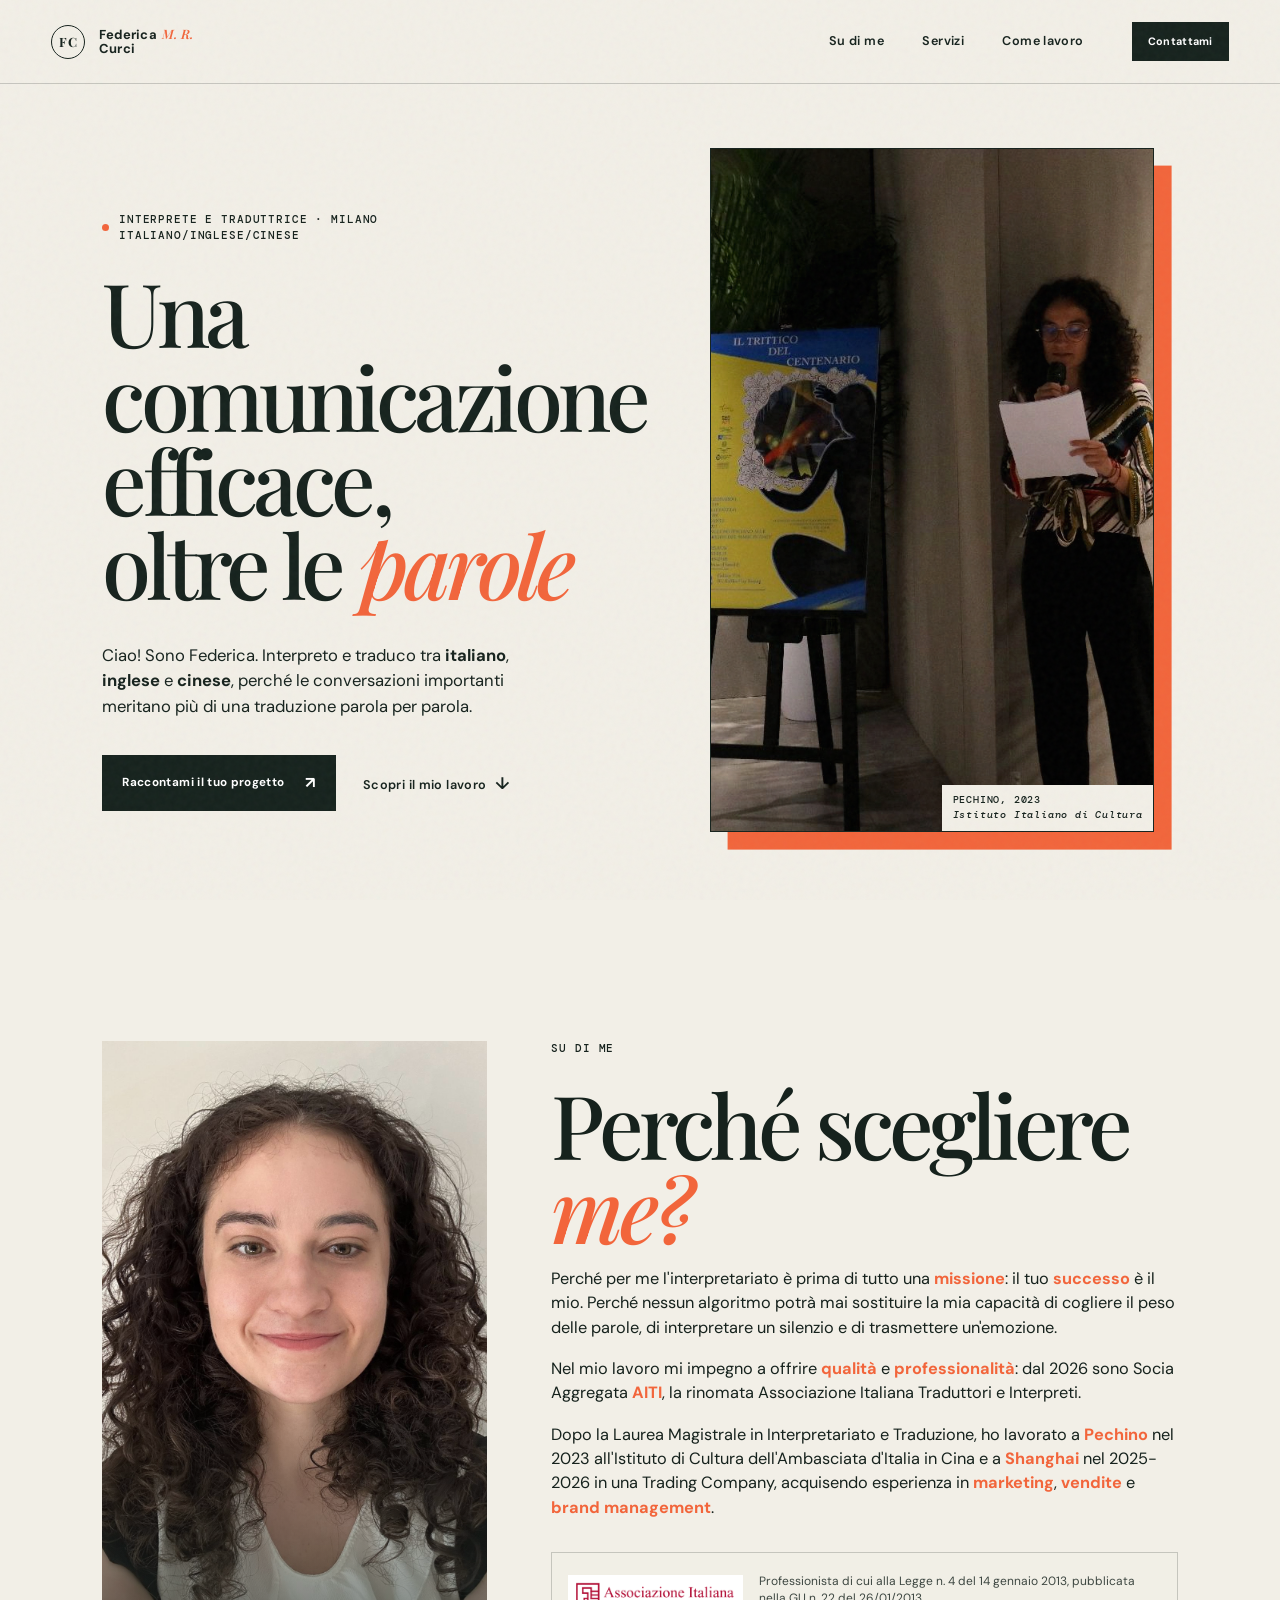
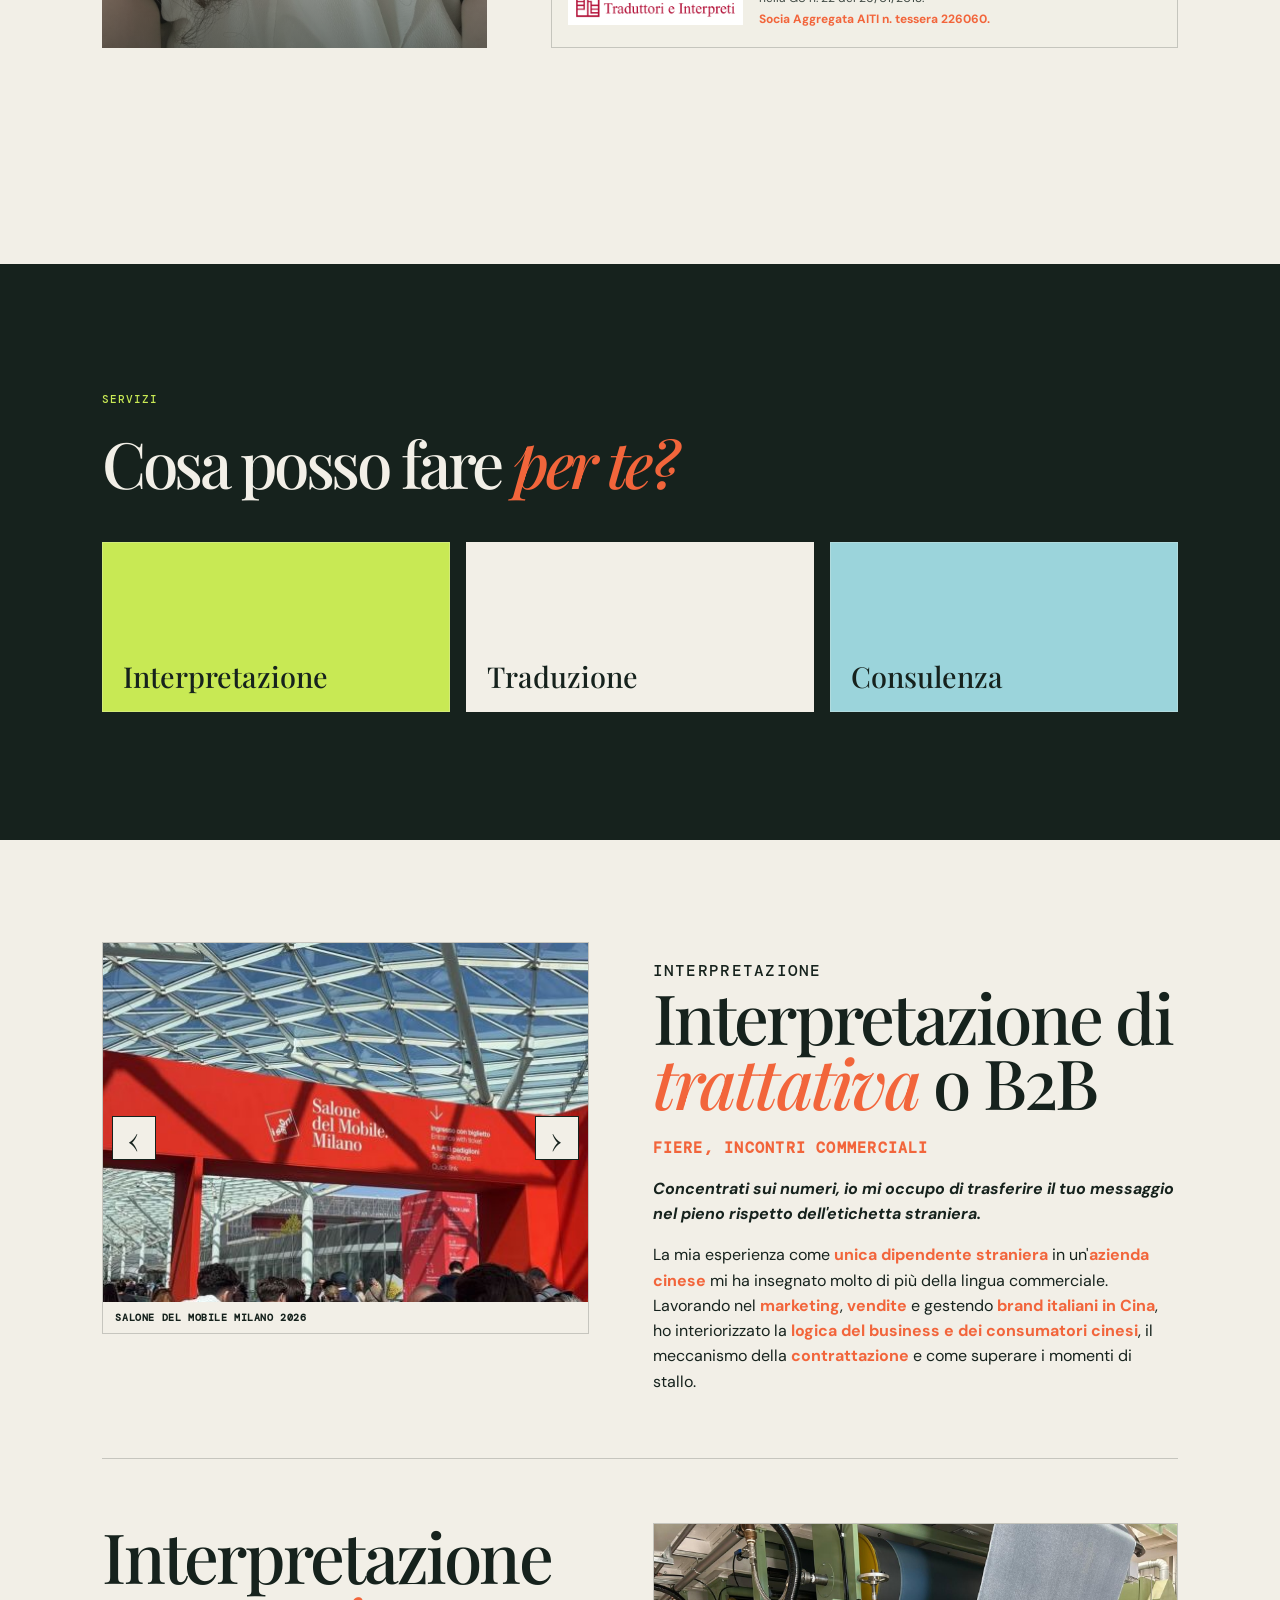
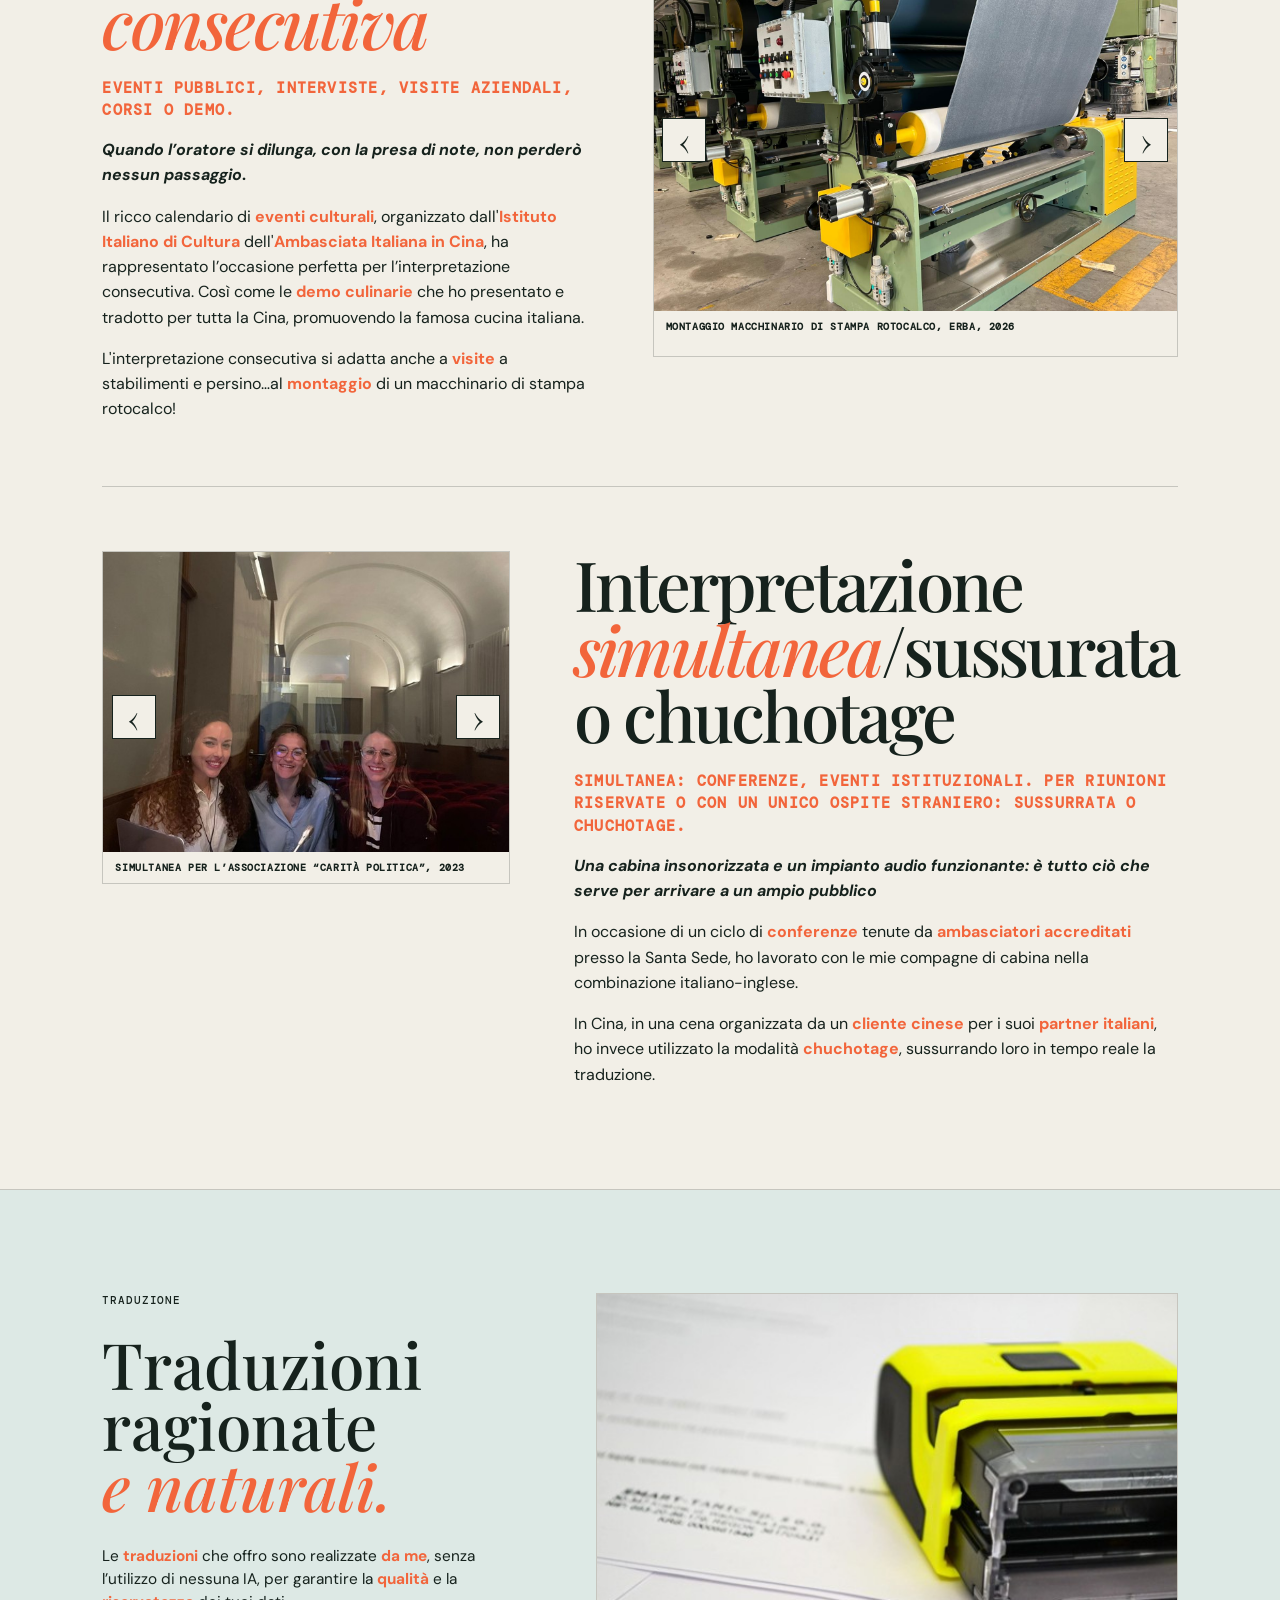
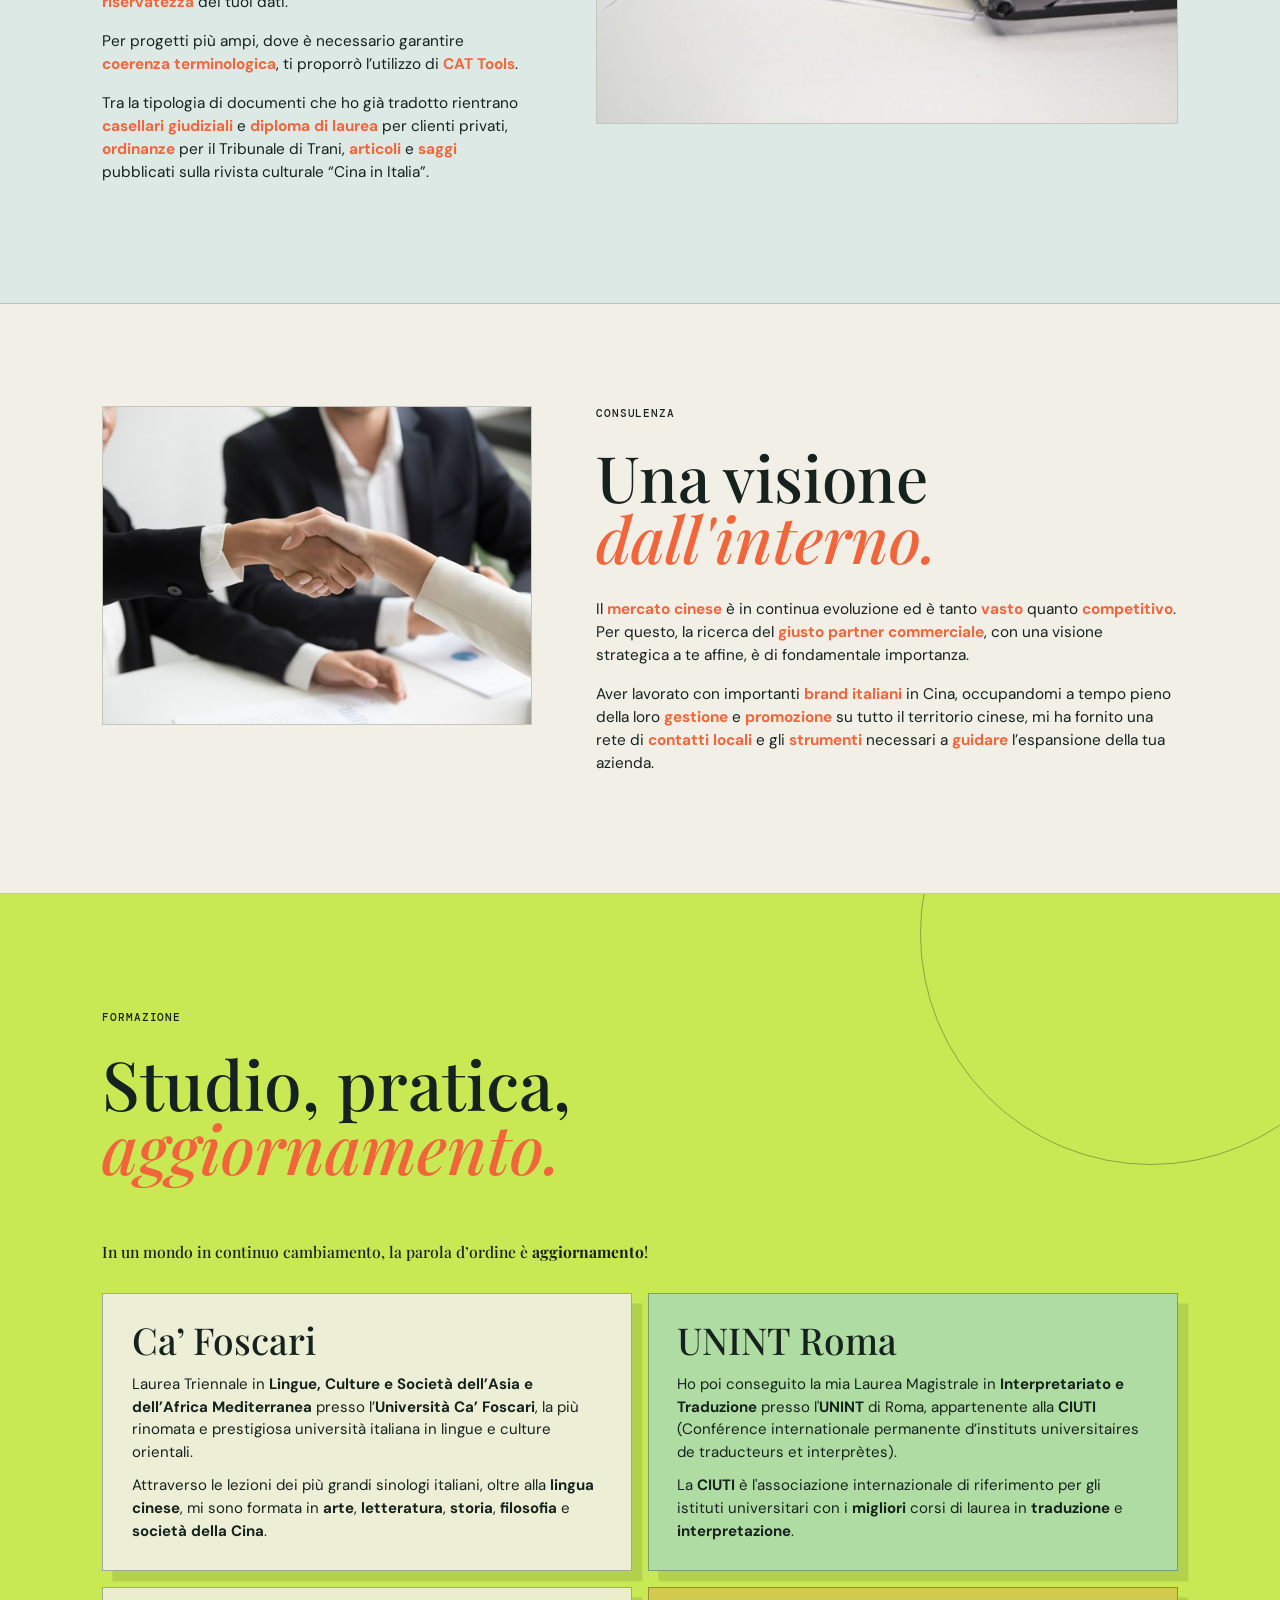
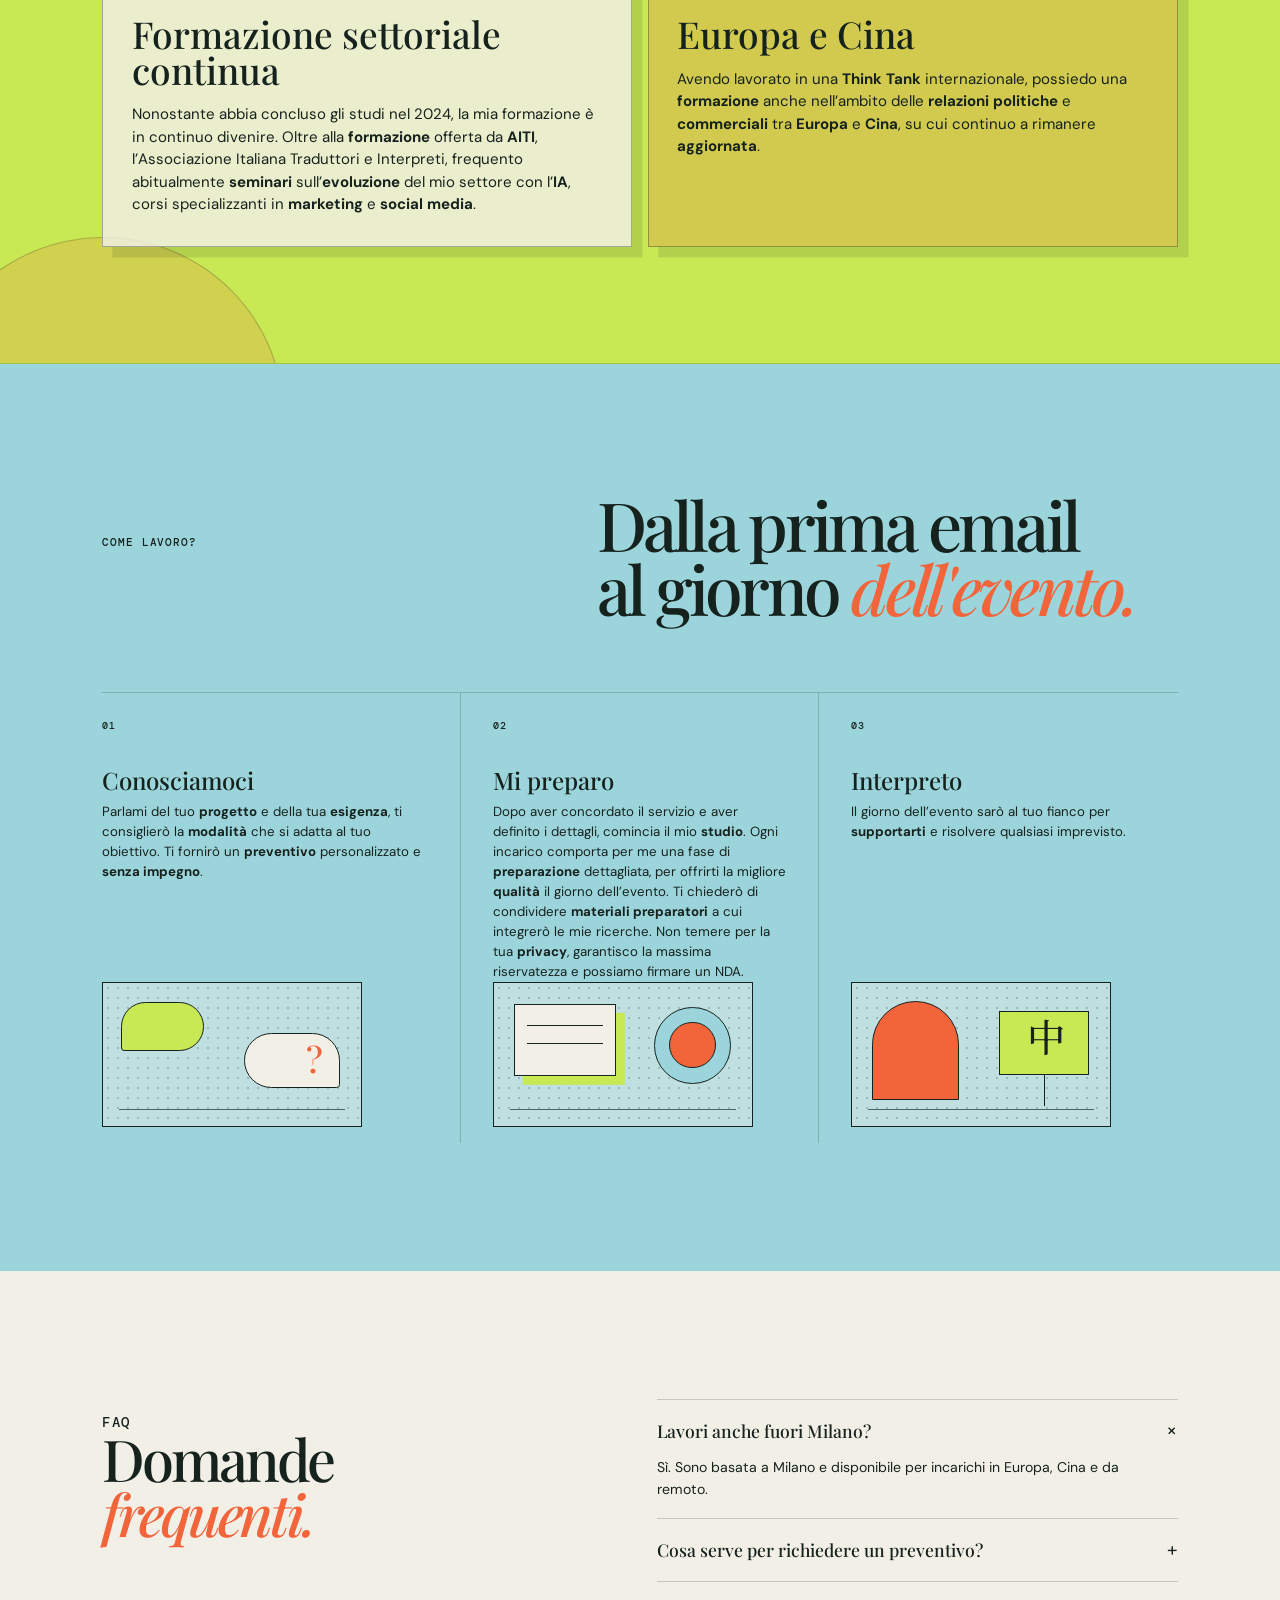
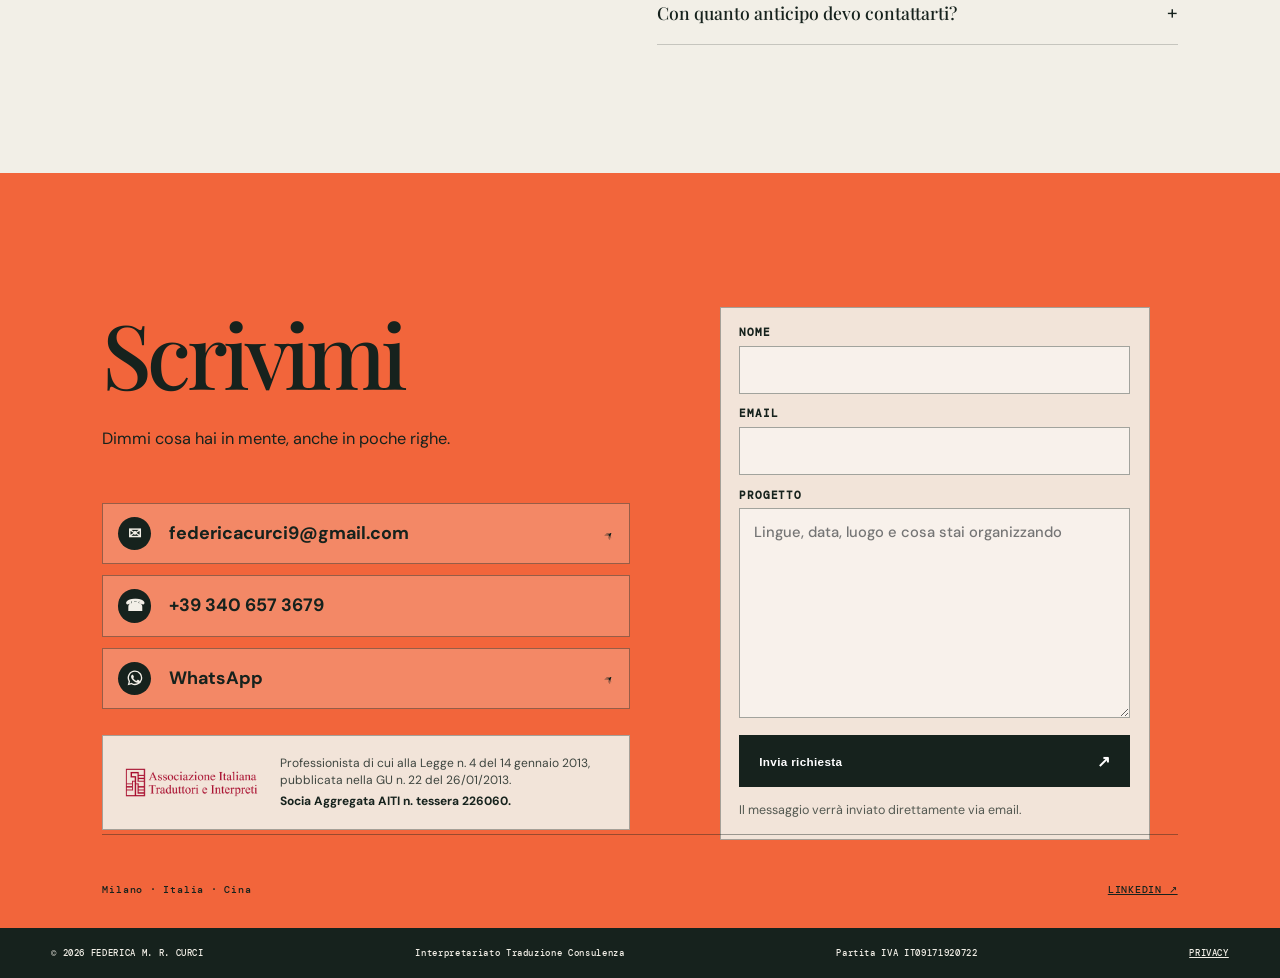
<file: index.html>
<!doctype html>
<html lang="it">
  <head>
    <meta charset="UTF-8" />
    <meta name="viewport" content="width=device-width, initial-scale=1.0" />
    <meta name="theme-color" content="#18231f" />
    <meta name="description" content="Federica M. R. Curci, interprete di conferenza e traduttrice italiano, inglese e cinese. Da Milano, per progetti tra Italia, Cina ed Europa." />
    <meta name="robots" content="index,follow,max-image-preview:large" />
    <link rel="icon" href="favicon.svg" type="image/svg+xml" />
    <link rel="canonical" href="https://federica-curci.github.io/" />
    <link rel="alternate" hreflang="it" href="https://federica-curci.github.io/" />
    <link rel="alternate" hreflang="x-default" href="https://federica-curci.github.io/" />
    <meta property="og:type" content="website" />
    <meta property="og:site_name" content="Federica Curci" />
    <meta property="og:title" content="Federica M. R. Curci | Interprete e traduttrice" />
    <meta property="og:description" content="Interpretariato, traduzione e consulenza linguistica in italiano, inglese e cinese." />
    <meta property="og:url" content="https://federica-curci.github.io/" />
    <meta property="og:locale" content="it_IT" />
    <meta name="twitter:card" content="summary_large_image" />
    <meta name="twitter:title" content="Federica M. R. Curci | Interprete e traduttrice" />
    <meta name="twitter:description" content="Interpretariato, traduzione e consulenza linguistica in italiano, inglese e cinese." />
    <title>Federica M. R. Curci | Interprete e traduttrice</title>
    <link rel="preconnect" href="https://fonts.googleapis.com" />
    <link rel="preconnect" href="https://fonts.gstatic.com" crossorigin />
    <link href="https://fonts.googleapis.com/css2?family=DM+Mono:wght@400;500&family=DM+Sans:opsz,wght@9..40,400;9..40,500;9..40,600;9..40,700&family=Playfair+Display:ital,wght@0,500;0,600;0,700;1,500;1,600&family=Noto+Serif+SC:wght@500;600&display=swap" rel="stylesheet" />
    <link rel="stylesheet" href="styles.css" />
    <link rel="stylesheet" href="photo-overrides.css" />
    <script type="application/ld+json">
      {
        "@context": "https://schema.org",
        "@graph": [
          {
            "@type": "Person",
            "@id": "https://federica-curci.github.io/#federica",
            "name": "Federica M. R. Curci",
            "jobTitle": "Conference Interpreter, Translator & Cultural Communicator",
            "url": "https://federica-curci.github.io/",
            "description": "Interprete e traduttrice per italiano, inglese e cinese, basata a Milano e disponibile in Europa e Cina.",
            "address": { "@type": "PostalAddress", "addressLocality": "Milan", "addressCountry": "IT" },
            "knowsLanguage": ["Italiano", "Inglese", "Cinese"],
            "alumniOf": { "@type": "CollegeOrUniversity", "name": "Università degli Studi Internazionali di Roma, UNINT" },
            "email": "mailto:federicacurci9@gmail.com",
            "sameAs": ["https://www.linkedin.com/in/federica-curci"]
          },
          {
            "@type": "ProfessionalService",
            "@id": "https://federica-curci.github.io/#service",
            "name": "Federica Curci, Interpretariato e Traduzione",
            "url": "https://federica-curci.github.io/",
            "areaServed": ["Italy", "Europe", "China"],
            "availableLanguage": ["Italiano", "Inglese", "Cinese"],
            "provider": { "@id": "https://federica-curci.github.io/#federica" }
          },
          {
            "@type": "FAQPage",
            "mainEntity": [
              { "@type": "Question", "name": "Lavori anche fuori Milano?", "acceptedAnswer": { "@type": "Answer", "text": "Sì. Federica è basata a Milano e disponibile per incarichi in Europa, Cina e da remoto." } },
              { "@type": "Question", "name": "Cosa serve per richiedere un preventivo?", "acceptedAnswer": { "@type": "Answer", "text": "Indica date, sede o piattaforma, lingue e formato dell'evento. Riceverai una proposta mirata entro 24 ore." } },
              { "@type": "Question", "name": "Con quanto anticipo devo contattarti?", "acceptedAnswer": { "@type": "Answer", "text": "Non appena hai la conferma dell'evento. Federica accetta anche richieste a stretto giro quando disponibile." } }
            ]
          }
        ]
      }
    </script>
  </head>
  <body>
    <a class="skip-link" href="#main">Vai al contenuto</a>
    <div class="page-noise" aria-hidden="true"></div>
    <header class="site-header">
      <a class="brand" href="#top" aria-label="Federica Curci, home">
        <span class="brand-mark">FC</span>
        <span class="brand-name">Federica <i>M. R.</i><br />Curci</span>
      </a>
      <nav class="desktop-nav" aria-label="Navigazione principale">
        <a href="#work">Su di me</a>
        <a href="#services">Servizi</a>
        <a href="#process">Come lavoro</a>
      </nav>
      <div class="header-actions">
        <a class="button button-small desktop-cta" href="#contact">Contattami</a>
        <button class="menu-button" type="button" aria-label="Apri menu" aria-expanded="false"><span></span><span></span></button>
      </div>
    </header>

    <main id="main">
      <section id="top" class="hero section-wrap">
        <div class="hero-copy reveal">
          <p class="eyebrow hero-role"><span class="dot"></span><span>INTERPRETE E TRADUTTRICE · MILANO<br />ITALIANO/INGLESE/CINESE</span></p>
          <h1 data-i18n-html="hero_title">Una comunicazione efficace,<br />oltre le <em>parole</em></h1>
          <p class="hero-intro" data-i18n-html="hero_intro">Ciao! Sono Federica. Interpreto e traduco tra <strong>italiano</strong>, <strong>inglese</strong> e <strong>cinese</strong>, perché le conversazioni importanti meritano più di una traduzione parola per parola.</p>
          <div class="hero-actions">
            <a class="button" href="#contact" data-i18n-html="hero_cta">Raccontami il tuo progetto <span>↗</span></a>
            <a class="text-link" href="#work" data-i18n-html="hero_link">Scopri il mio lavoro <span>↓</span></a>
          </div>
        </div>
        <div class="hero-art reveal" aria-label="Federica davanti all'Istituto Italiano di Cultura a Pechino">
          <img class="hero-photo" src="content/main.jpeg" alt="Federica Curci davanti all'Istituto Italiano di Cultura a Pechino" />
          <div class="art-caption">PECHINO, 2023<br /><i>Istituto Italiano di Cultura</i></div>
        </div>
      </section>

      <section id="work" class="work section-wrap">
        <div class="section-heading reveal">
          <figure class="work-heading-photo">
            <img src="content/hero.jpg" alt="Ritratto professionale di Federica Curci" loading="lazy" />
          </figure>
          <div class="section-heading-copy">
            <p class="eyebrow" data-i18n="work_eyebrow">Su di me</p>
            <h2 data-i18n-html="work_title">Perché scegliere <em>me?</em></h2>
            <div class="about-copy" data-i18n-html="work_intro"><p>Perché per me l'interpretariato è prima di tutto una <strong>missione</strong>: il tuo <strong>successo</strong> è il mio. Perché nessun algoritmo potrà mai sostituire la mia capacità di cogliere il peso delle parole, di interpretare un silenzio e di trasmettere un'emozione.</p><p>Nel mio lavoro mi impegno a offrire <strong>qualità</strong> e <strong>professionalità</strong>: dal 2026 sono Socia Aggregata <strong>AITI</strong>, la rinomata Associazione Italiana Traduttori e Interpreti.</p><p>Dopo la Laurea Magistrale in Interpretariato e Traduzione, ho lavorato a <strong>Pechino</strong> nel 2023 all'Istituto di Cultura dell'Ambasciata d'Italia in Cina e a <strong>Shanghai</strong> nel 2025-2026 in una Trading Company, acquisendo esperienza in <strong>marketing</strong>, <strong>vendite</strong> e <strong>brand management</strong>.</p></div>
            <div class="aiti-credential reveal">
              <img src="content/aiti-pantone-intero-cropped.png" alt="Associazione Italiana Traduttori e Interpreti" loading="lazy" />
              <div>
                <p>Professionista di cui alla Legge n. 4 del 14 gennaio 2013, pubblicata nella GU n. 22 del 26/01/2013.</p>
                <p>Socia Aggregata AITI n. tessera 226060.</p>
              </div>
            </div>
          </div>
        </div>
      </section>

      <section id="services" class="services section-wrap">
        <div class="services-copy">
          <p class="eyebrow reveal">SERVIZI</p>
          <h2 class="reveal">Cosa posso fare <em>per te?</em></h2>
          <div class="service-buttons reveal">
            <a href="#interpretazione"><strong>Interpretazione</strong></a>
            <a href="#traduzione"><strong>Traduzione</strong></a>
            <a href="#consulenza"><strong>Consulenza</strong></a>
          </div>
        </div>
      </section>

      <section id="interpretazione" class="interpretation section-wrap">
        <article class="interpretation-block reveal">
          <div class="gallery-rail" aria-label="Galleria interpretazione di trattativa o B2B">
            <button class="gallery-nav gallery-prev" type="button" aria-label="Immagine precedente">‹</button>
            <div class="gallery-track">
              <figure><img src="content/1_1.jpeg" alt="Salone del Mobile Milano 2026" /><figcaption>Salone del Mobile Milano 2026</figcaption></figure>
              <figure><img src="content/1_2.png" alt="Salone del Mobile Milano 2026" /><figcaption>Salone del Mobile Milano 2026</figcaption></figure>
              <figure><img src="content/1_3.png" alt="Cosmoprof Bologna 2026" /><figcaption>Cosmoprof Bologna 2026</figcaption></figure>
              <figure><img src="content/1_4.png" alt="Cosmoprof Bologna 2026" /><figcaption>Cosmoprof Bologna 2026</figcaption></figure>
              <figure><img src="content/1_5.jpeg" alt="FHC Shanghai 2025" /><figcaption>FHC Shanghai 2025</figcaption></figure>
              <figure><img src="content/1_6.jpeg" alt="Hotelex Shanghai 2025" /><figcaption>Hotelex Shanghai 2025</figcaption></figure>
              <figure><img src="content/1_7.png" alt="Dilmah Shenzhen 2025" /><figcaption>Dilmah Shenzhen 2025</figcaption></figure>
              <figure><img src="content/1_8.jpeg" alt="Sigep 2025" /><figcaption>Sigep 2025</figcaption></figure>
              <figure><img src="content/1_9.png" alt="Cibus Parma 2024" /><figcaption>Cibus Parma 2024</figcaption></figure>
              <figure><img src="content/1_10.png" alt="Salone del Mobile Milano 2024" /><figcaption>Salone del Mobile Milano 2024</figcaption></figure>
            </div>
            <button class="gallery-nav gallery-next" type="button" aria-label="Immagine successiva">›</button>
          </div>
          <div class="interpretation-copy">
            <p class="eyebrow">Interpretazione</p>
            <h3>Interpretazione di <em>trattativa</em> o B2B</h3>
            <p class="mode-line">Fiere, incontri commerciali</p>
            <p class="interpretation-pullquote"><strong><em>Concentrati sui numeri, io mi occupo di trasferire il tuo messaggio nel pieno rispetto dell'etichetta straniera.</em></strong></p>
            <p>La mia esperienza come <strong>unica dipendente straniera</strong> in un'<strong>azienda cinese</strong> mi ha insegnato molto di più della lingua commerciale. Lavorando nel <strong>marketing</strong>, <strong>vendite</strong> e gestendo <strong>brand italiani in Cina</strong>, ho interiorizzato la <strong>logica del business e dei consumatori cinesi</strong>, il meccanismo della <strong>contrattazione</strong> e come superare i momenti di stallo.</p>
          </div>
        </article>
        <article class="interpretation-block interpretation-block-reverse reveal">
          <div class="gallery-rail" aria-label="Galleria interpretazione consecutiva">
            <button class="gallery-nav gallery-prev" type="button" aria-label="Immagine precedente">‹</button>
            <div class="gallery-track">
              <figure><img src="content/2_2.jpeg" alt="Montaggio macchinario di stampa rotocalco, Erba, 2026" /><figcaption>Montaggio macchinario di stampa rotocalco, Erba, 2026</figcaption></figure>
              <figure><img src="content/2_1.jpeg" alt="Testa di stampa" /><figcaption>Testa di stampa</figcaption></figure>
              <figure><img src="content/2_3.jpeg" alt="Quadro elettrico principale" /><figcaption>Quadro elettrico principale</figcaption></figure>
              <figure><img src="content/2_4.jpeg" alt="Cooking Demo Hangzhou 2025 con il Brand Ambassador della Cirio e presidente FIC Cina" /><figcaption>Cooking Demo Hangzhou 2025 con il Brand Ambassador della Cirio e presidente FIC Cina</figcaption></figure>
              <figure><img src="content/2_5.jpg" alt="Cooking Demo Zhengzhou 2025" /><figcaption>Cooking Demo Zhengzhou 2025</figcaption></figure>
              <figure><img src="content/2_6.jpeg" alt="Pizza Demo Molino Dallagiovanna, Shanghai, 2025" /><figcaption>Pizza Demo Molino Dallagiovanna, Shanghai, 2025</figcaption></figure>
              <figure><img src="content/2_7.png" alt="Cooking Demo, Fuzhou, 2025" /><figcaption>Cooking Demo, Fuzhou, 2025</figcaption></figure>
              <figure><img src="content/2_8.jpeg" alt="Visita a uno stabilimento produttivo di pizze surgelate, Shandong, 2025" /><figcaption>Visita a uno stabilimento produttivo di pizze surgelate, Shandong, 2025</figcaption></figure>
              <figure><img src="content/2_9.jpeg" alt="Linea produttiva stabilimento" /><figcaption>Linea produttiva stabilimento</figcaption></figure>
              <figure><img src="content/2_10.jpeg" alt="Visita al reparto R&D di Sam’s, Nanchino, 2025" /><figcaption>Visita al reparto R&D di Sam’s, Nanchino, 2025</figcaption></figure>
              <figure><img src="content/2_11.jpeg" alt="Visita allo stabilimento della Molisana, Molise, 2024" /><figcaption>Visita allo stabilimento della Molisana, Molise, 2024</figcaption></figure>
              <figure><img src="content/2_12.jpeg" alt="Eventi all’Istituto Italiano di Cultura, Pechino, 2023" /><figcaption>Eventi all’Istituto Italiano di Cultura, Pechino, 2023</figcaption></figure>
              <figure><img src="content/2_13.jpeg" alt="Pechino 2023" /><figcaption>Pechino 2023</figcaption></figure>
              <figure><img src="content/2_14.jpg" alt="Pechino 2023" /><figcaption>Pechino 2023</figcaption></figure>
            </div>
            <button class="gallery-nav gallery-next" type="button" aria-label="Immagine successiva">›</button>
          </div>
          <div class="interpretation-copy">
            <h3>Interpretazione <em>consecutiva</em></h3>
            <p class="mode-line">Eventi pubblici, interviste, visite aziendali, corsi o demo.</p>
            <p class="interpretation-pullquote"><strong><em>Quando l’oratore si dilunga, con la presa di note, non perderò nessun passaggio</em>.</strong></p>
            <p>Il ricco calendario di <strong>eventi culturali</strong>, organizzato dall'<strong>Istituto Italiano di Cultura</strong> dell'<strong>Ambasciata Italiana in Cina</strong>, ha rappresentato l’occasione perfetta per l’interpretazione consecutiva. Così come le <strong>demo culinarie</strong> che ho presentato e tradotto per tutta la Cina, promuovendo la famosa cucina italiana.</p>
            <p>Questa modalità si adatta anche a <strong>visite</strong> a stabilimenti e persino…al <strong>montaggio</strong> di un macchinario di stampa rotocalco!</p>
          </div>
        </article>
        <article class="interpretation-block reveal">
          <div class="gallery-rail" aria-label="Galleria interpretazione simultanea, sussurrata o chuchotage">
            <button class="gallery-nav gallery-prev" type="button" aria-label="Immagine precedente">‹</button>
            <div class="gallery-track">
              <figure><img src="content/3_1.jpg" alt="Simultanea per l’associazione Carità Politica, 2023" /><figcaption>Simultanea per l’associazione “Carità Politica”, 2023</figcaption></figure>
              <figure><img src="content/3_2.jpg" alt="Chuchotage tra cliente cinese e partner italiani, 2025" /><figcaption>Chuchotage tra cliente cinese e partner italiani, 2025</figcaption></figure>
            </div>
            <button class="gallery-nav gallery-next" type="button" aria-label="Immagine successiva">›</button>
          </div>
          <div class="interpretation-copy">
            <h3>Interpretazione <em>simultanea</em>/sussurata o chuchotage</h3>
            <p class="mode-line">Simultanea: conferenze, eventi istituzionali. Per riunioni riservate o con un unico ospite straniero: sussurrata o chuchotage.</p>
            <p class="interpretation-pullquote"><strong><em>Una cabina insonorizzata e un impianto audio funzionante: è tutto ciò che serve per arrivare a un ampio pubblico</em></strong></p>
            <p>In occasione di un ciclo di <strong>conferenze</strong> tenute da <strong>ambasciatori accreditati</strong> presso la Santa Sede, ho lavorato con le mie compagne di cabina nella combinazione italiano-inglese.</p>
            <p>In Cina, in una cena organizzata da un <strong>cliente cinese</strong> per i suoi <strong>partner italiani</strong>, ho invece utilizzato la modalità <strong>chuchotage</strong>, sussurrando loro in tempo reale la traduzione.</p>
          </div>
        </article>
      </section>

      <section id="traduzione" class="service-gallery service-gallery-alt service-detail section-wrap">
        <div class="gallery-copy reveal">
          <p class="eyebrow">Traduzione</p>
          <h2>Traduzioni ragionate<br /><em>e naturali.</em></h2>
          <div class="service-text">
            <p>Le <strong>traduzioni</strong> che offro sono realizzate <strong>da me</strong>, senza l’utilizzo di nessuna IA, per garantire la <strong>qualità</strong> e la <strong>riservatezza</strong> dei tuoi dati.</p>
            <p>Per progetti più ampi, dove è necessario garantire <strong>coerenza terminologica</strong>, ti proporrò l’utilizzo di <strong>CAT Tools</strong>.</p>
            <p>Tra la tipologia di documenti che ho già tradotto rientrano <strong>casellari giudiziali</strong> e <strong>diploma di laurea</strong> per clienti privati, <strong>ordinanze</strong> per il Tribunale di Trani, <strong>articoli</strong> e <strong>saggi</strong> pubblicati sulla rivista culturale “Cina in Italia”.</p>
          </div>
        </div>
        <figure class="service-single-image reveal">
          <img src="content/4.jpg" alt="Documenti tradotti e materiali editoriali" />
        </figure>
      </section>

      <section id="consulenza" class="service-gallery service-gallery-reverse service-detail section-wrap">
        <div class="gallery-copy reveal">
          <p class="eyebrow">Consulenza</p>
          <h2>Una visione<br /><em>dall'interno.</em></h2>
          <div class="service-text">
            <p>Se vuoi aprire un business con la Cina, sarò felice di guidarti in questo complesso processo.</p>
            <p>Il <strong>mercato cinese</strong> è in continua evoluzione ed è tanto <strong>vasto</strong> quanto <strong>competitivo</strong>. Per questo, la ricerca del <strong>giusto partner commerciale</strong>, con una visione strategica a te affine, è di fondamentale importanza.</p>
            <p>Aver lavorato con importanti <strong>brand italiani</strong> in Cina, occupandomi a tempo pieno della loro <strong>gestione</strong> e <strong>promozione</strong> su tutto il territorio cinese, mi ha fornito una rete di <strong>contatti locali</strong> e gli <strong>strumenti</strong> necessari a <strong>guidare</strong> l’espansione della tua azienda.</p>
          </div>
        </div>
        <figure class="service-single-image reveal">
          <img src="content/5.png" alt="Consulenza per business con la Cina" />
        </figure>
      </section>

      <section id="formazione" class="formation section-wrap">
        <div class="formation-heading reveal">
          <p class="eyebrow">Formazione</p>
          <h2>Studio, pratica,<br /><em>aggiornamento.</em></h2>
        </div>
        <div class="formation-copy reveal">
          <p class="formation-lead">In un mondo in continuo cambiamento, la parola d’ordine è <strong>aggiornamento</strong>!</p>
          <div class="formation-flow">
            <article>
              <h3>Ca’ Foscari</h3>
              <p>Laurea Triennale in <strong>Lingue, Culture e Società dell’Asia e dell’Africa Mediterranea</strong> presso l’<strong>Università Ca’ Foscari</strong>, la più rinomata e prestigiosa università italiana in lingue e culture orientali.</p>
              <p>Attraverso le lezioni dei più grandi sinologi italiani, oltre alla <strong>lingua cinese</strong>, mi sono formata in <strong>arte</strong>, <strong>letteratura</strong>, <strong>storia</strong>, <strong>filosofia</strong> e <strong>società della Cina</strong>.</p>
            </article>
            <article>
              <h3>UNINT Roma</h3>
              <p>Ho poi conseguito la mia Laurea Magistrale in <strong>Interpretariato e Traduzione</strong> presso l'<strong>UNINT</strong> di Roma, appartenente alla <strong>CIUTI</strong> (Conférence internationale permanente d’instituts universitaires de traducteurs et interprètes).</p>
              <p>La <strong>CIUTI</strong> è l'associazione internazionale di riferimento per gli istituti universitari con i <strong>migliori</strong> corsi di laurea in <strong>traduzione</strong> e <strong>interpretazione</strong>.</p>
            </article>
            <article>
              <h3>Formazione settoriale continua</h3>
              <p>Nonostante abbia concluso gli studi nel 2024, la mia formazione è in continuo divenire. Oltre alla <strong>formazione</strong> offerta da <strong>AITI</strong>, l’Associazione Italiana Traduttori e Interpreti, frequento abitualmente <strong>seminari</strong> sull’<strong>evoluzione</strong> del mio settore con l’<strong>IA</strong>, corsi specializzanti in <strong>marketing</strong> e <strong>social media</strong>.</p>
            </article>
            <article>
              <h3>Europa e Cina</h3>
              <p>Avendo lavorato in una <strong>Think Tank</strong> internazionale, possiedo una <strong>formazione</strong> anche nell’ambito delle <strong>relazioni politiche</strong> e <strong>commerciali</strong> tra <strong>Europa</strong> e <strong>Cina</strong>, su cui continuo a rimanere <strong>aggiornata</strong>.</p>
            </article>
          </div>
        </div>
      </section>

      <section id="process" class="process">
        <div class="section-wrap"><div class="process-heading reveal"><p class="eyebrow">Come lavoro?</p><h2>Dalla prima email<br />al giorno <em>dell'evento.</em></h2></div><ol class="process-list reveal"><li><span>01</span><h3>Conosciamoci</h3><p>Parlami del tuo <strong>progetto</strong> e della tua <strong>esigenza</strong>, ti consiglierò la <strong>modalità</strong> che si adatta al tuo obiettivo. Ti fornirò un <strong>preventivo</strong> personalizzato e <strong>senza impegno</strong>.</p><div class="process-graphic process-graphic-talk" aria-hidden="true"><i></i><i></i><b>?</b></div></li><li><span>02</span><h3>Mi preparo</h3><p>Dopo aver concordato il servizio e aver definito i dettagli, comincia il mio <strong>studio</strong>. Ogni incarico comporta per me una fase di <strong>preparazione</strong> dettagliata, per offrirti la migliore <strong>qualità</strong> il giorno dell’evento. Ti chiederò di condividere <strong>materiali preparatori</strong> a cui integrerò le mie ricerche. Non temere per la tua <strong>privacy</strong>, garantisco la massima riservatezza e possiamo firmare un NDA.</p><div class="process-graphic process-graphic-prepare" aria-hidden="true"><i></i><i></i><b></b></div></li><li><span>03</span><h3>Interpreto</h3><p>Il giorno dell’evento sarò al tuo fianco per <strong>supportarti</strong> e risolvere qualsiasi imprevisto.</p><div class="process-graphic process-graphic-live" aria-hidden="true"><i></i><i></i><b>中</b></div></li></ol></div>
      </section>

      <section class="faq section-wrap"><div class="faq-intro reveal"><p class="eyebrow">FAQ</p><h2>Domande <em>frequenti.</em></h2></div><div class="faq-list reveal"><details open><summary>Lavori anche fuori Milano?<b>+</b></summary><p>Sì. Sono basata a Milano e disponibile per incarichi in Europa, Cina e da remoto.</p></details><details><summary>Cosa serve per richiedere un preventivo?<b>+</b></summary><p>Indicami date, sede o piattaforma, lingue, formato dell'evento. Ti risponderò con una proposta mirata entro 24 ore.</p></details><details><summary>Con quanto anticipo devo contattarti?<b>+</b></summary><p>Non appena hai la conferma dell’evento, scrivimi pure. Ma non preoccuparti, accetto richieste anche a stretto giro. Qualora non fossi disponibile per la tua data, ti consiglierò un* colleg* fidat*.</p></details></div></section>

      <section id="contact" class="contact section-wrap">
        <div class="contact-grid">
          <div class="contact-copy">
            <h2 class="reveal" data-i18n-html="contact_title">Scrivimi</h2>
            <p class="contact-note reveal" data-i18n="contact_note">Dimmi cosa hai in mente, anche in poche righe.</p>
            <div class="contact-channels reveal">
              <a class="contact-email" href="mailto:federicacurci9@gmail.com"><span class="contact-icon">✉</span><span>federicacurci9@gmail.com</span><span class="contact-arrow">↗</span></a>
              <a href="tel:+393406573679"><span class="contact-icon">☎</span><span>+39 340 657 3679</span></a>
              <a href="https://wa.me/393406573679" target="_blank" rel="noreferrer"><span class="contact-icon"><svg class="whatsapp-mark" viewBox="0 0 32 32" aria-hidden="true"><path d="M16.04 4.1A11.78 11.78 0 0 0 5.9 21.86L4.35 27.7l5.98-1.52A11.78 11.78 0 1 0 16.04 4.1Zm0 2.15a9.63 9.63 0 1 1-4.9 17.93l-.37-.22-3.44.88.9-3.34-.24-.39A9.63 9.63 0 0 1 16.04 6.25Zm-4.1 4.78c-.23 0-.6.08-.92.43-.32.35-1.2 1.17-1.2 2.86s1.23 3.32 1.4 3.55c.17.23 2.38 3.8 5.87 5.17 2.9 1.14 3.49.91 4.12.85.63-.06 2.03-.83 2.31-1.63.29-.8.29-1.49.2-1.63-.09-.14-.32-.23-.67-.4-.35-.17-2.03-1-2.35-1.11-.32-.12-.55-.17-.78.17-.23.35-.89 1.11-1.09 1.34-.2.23-.4.26-.75.09-.35-.17-1.46-.54-2.78-1.72-1.03-.92-1.72-2.05-1.92-2.4-.2-.35-.02-.54.15-.71.16-.16.35-.4.52-.6.17-.2.23-.35.35-.58.12-.23.06-.43-.03-.6-.09-.17-.78-1.89-1.07-2.58-.28-.67-.57-.58-.78-.59h-.58Z"/></svg></span><span>WhatsApp</span><span class="contact-arrow">↗</span></a>
            </div>
            <div class="aiti-credential aiti-credential-contact reveal">
              <img src="content/aiti-pantone-intero-cropped.png" alt="Associazione Italiana Traduttori e Interpreti" loading="lazy" />
              <div>
                <p>Professionista di cui alla Legge n. 4 del 14 gennaio 2013, pubblicata nella GU n. 22 del 26/01/2013.</p>
                <p>Socia Aggregata AITI n. tessera 226060.</p>
              </div>
            </div>
          </div>
          <form class="contact-form reveal" id="contact-form">
            <label><span data-i18n="form_name">Nome</span><input type="text" name="name" autocomplete="name" required /></label>
            <label><span data-i18n="form_email">Email</span><input type="email" name="email" autocomplete="email" required /></label>
            <label><span data-i18n="form_project">Progetto</span><textarea name="message" rows="5" required placeholder="Lingue, data, luogo e cosa stai organizzando" data-i18n-placeholder="form_project_placeholder"></textarea></label>
            <input class="honeypot" type="text" name="_honey" tabindex="-1" autocomplete="off" />
            <button class="button" type="submit" data-i18n-html="form_submit">Invia richiesta <span>↗</span></button>
            <p class="form-note" data-i18n="form_note">Il messaggio verrà inviato direttamente via email.</p>
          </form>
        </div>
        <div class="contact-bottom reveal"><span>Milano · Italia · Cina</span><a href="https://www.linkedin.com/in/federica-curci" target="_blank" rel="noreferrer">LINKEDIN ↗</a></div>
      </section>
    </main>
    <footer><span>© <span id="year"></span> FEDERICA M. R. CURCI</span><span data-i18n="footer">Interpretariato Traduzione Consulenza</span><span>Partita IVA IT09171920722</span><a href="privacy.html">PRIVACY</a></footer>
    <script src="main.js"></script>
  </body>
</html>
</file>
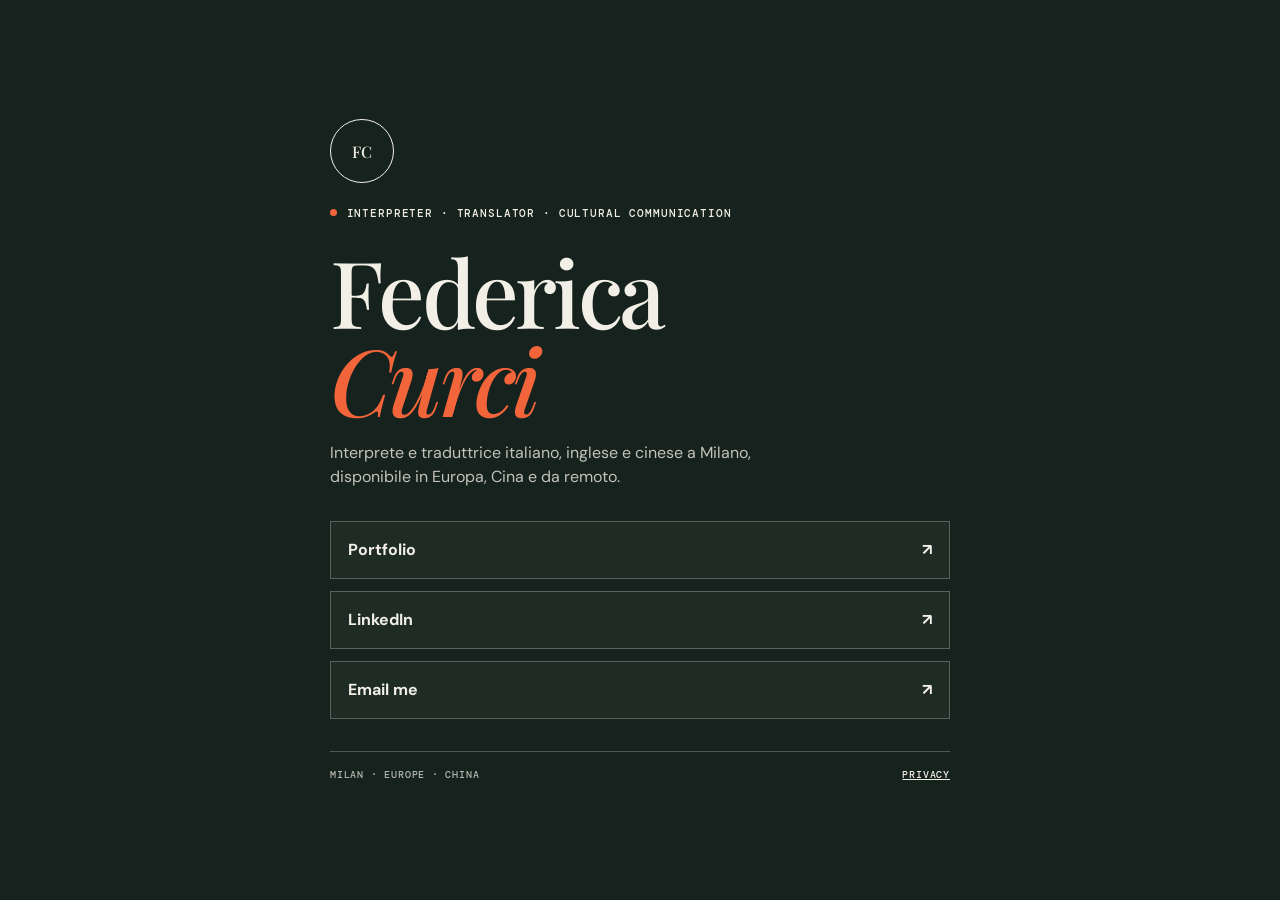
<file: links.html>
<!doctype html>
<html lang="en">
  <head>
    <meta charset="UTF-8" />
    <meta name="viewport" content="width=device-width, initial-scale=1.0" />
    <meta name="description" content="All useful links for Federica Curci, interpreter and translator working with Italian, English and Chinese." />
    <meta name="robots" content="index,follow" />
    <link rel="icon" href="favicon.svg" type="image/svg+xml" />
    <link rel="canonical" href="https://federica-curci.github.io/links.html" />
    <title>Federica Curci | Links</title>
    <link rel="preconnect" href="https://fonts.googleapis.com" />
    <link rel="preconnect" href="https://fonts.gstatic.com" crossorigin />
    <link href="https://fonts.googleapis.com/css2?family=DM+Mono:wght@400;500&family=DM+Sans:opsz,wght@9..40,400;9..40,500;9..40,600;9..40,700&family=Playfair+Display:ital,wght@0,500;0,600;1,500&family=Noto+Serif+SC:wght@500;600&display=swap" rel="stylesheet" />
    <link rel="stylesheet" href="styles.css" />
    <style>
      body{background:var(--ink);color:var(--paper)}
      .links-page{min-height:100vh;display:grid;place-items:center;padding-top:3rem;padding-bottom:3rem}
      .links-card{width:min(100%,620px)}
      .links-mark{width:64px;height:64px;border:1px solid var(--paper);border-radius:50%;display:grid;place-items:center;font:500 1rem var(--serif);margin:0 0 1.4rem}
      .links-page h1{font:500 clamp(3rem,9vw,5.8rem)/.95 var(--serif);letter-spacing:-.04em;margin:0}
      .links-page h1 em{color:var(--orange);font-style:italic}
      .links-intro{max-width:31rem;color:rgba(242,239,231,.78);margin:1.1rem 0 2rem}
      .links-list{display:grid;gap:.75rem}
      .links-list a{display:flex;justify-content:space-between;gap:1rem;align-items:center;color:var(--paper);text-decoration:none;border:1px solid rgba(242,239,231,.28);padding:1rem 1.05rem;font-weight:700;background:rgba(242,239,231,.04)}
      .links-list a:hover{background:var(--orange);border-color:var(--orange);color:var(--ink)}
      .links-meta{display:flex;justify-content:space-between;gap:1rem;flex-wrap:wrap;margin-top:2rem;border-top:1px solid rgba(242,239,231,.25);padding-top:1rem;font:500 .62rem var(--mono);letter-spacing:.08em;color:rgba(242,239,231,.72)}
      .links-meta a{color:var(--paper)}
    </style>
  </head>
  <body>
    <main class="links-page section-wrap">
      <section class="links-card">
        <div class="links-mark">FC</div>
        <p class="eyebrow"><span class="dot"></span><span>Interpreter · Translator · Cultural Communication</span></p>
        <h1>Federica<br /><em>Curci</em></h1>
        <p class="links-intro" data-links-intro>Italian, English and Chinese interpreting from Milan, available across Europe, China and remotely.</p>
        <div class="links-list" aria-label="Federica Curci links">
          <a href="index.html"><span>Portfolio</span><span>↗</span></a>
          <a href="https://www.linkedin.com/in/federica-curci" target="_blank" rel="noreferrer" data-links-linkedin><span>LinkedIn</span><span>↗</span></a>
          <a href="mailto:federicacurci9@gmail.com" data-links-email><span>Email me</span><span>↗</span></a>
        </div>
        <div class="links-meta">
          <span>MILAN · EUROPE · CHINA</span>
          <a href="privacy.html">PRIVACY</a>
        </div>
      </section>
    </main>
    <script src="links.js"></script>
  </body>
</html>
</file>
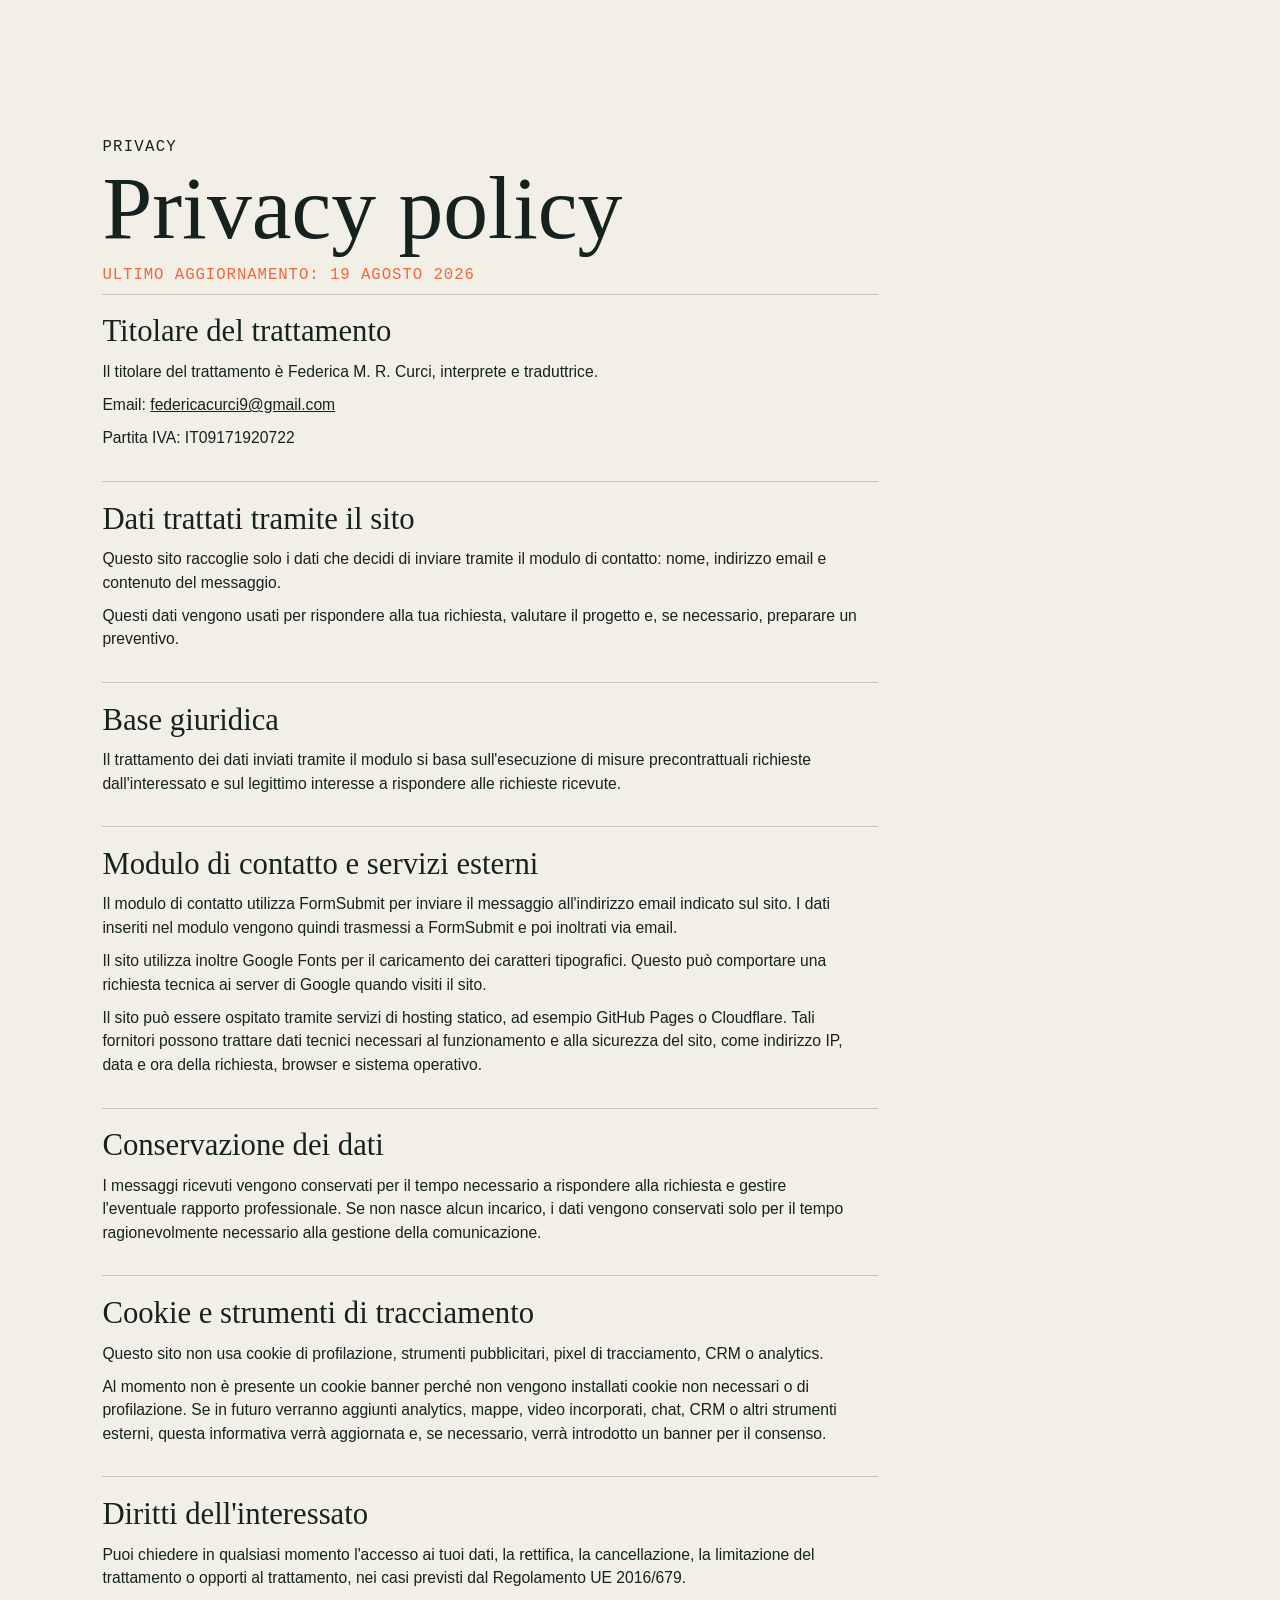
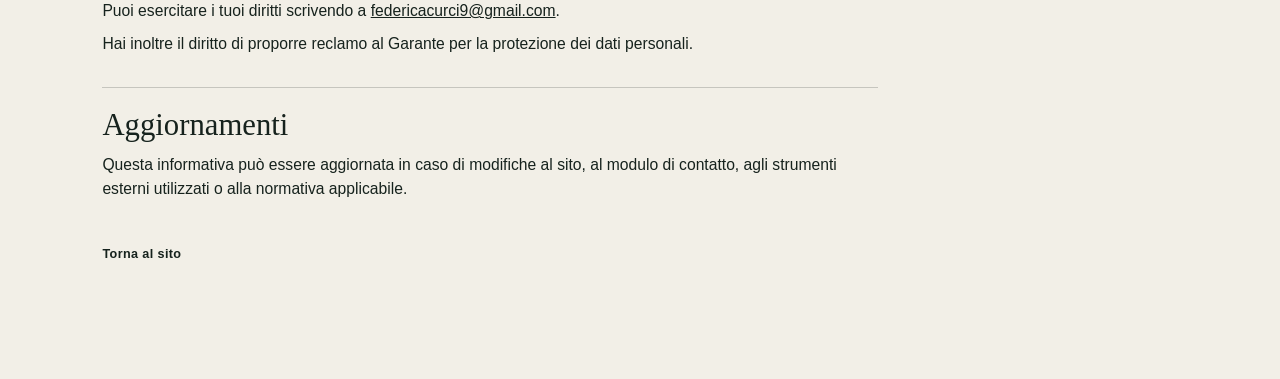
<file: privacy.html>
<!doctype html>
<html lang="it">
  <head>
    <meta charset="UTF-8" />
    <meta name="viewport" content="width=device-width, initial-scale=1" />
    <meta name="robots" content="index,follow" />
    <title>Privacy Policy | Federica Curci</title>
    <link rel="icon" href="favicon.svg" type="image/svg+xml" />
    <link rel="stylesheet" href="styles.css" />
    <link rel="stylesheet" href="photo-overrides.css" />
  </head>
  <body>
    <main class="privacy-page section-wrap">
      <p class="eyebrow">PRIVACY</p>
      <h1>Privacy policy</h1>
      <p class="privacy-updated">Ultimo aggiornamento: 19 agosto 2026</p>

      <section>
        <h2>Titolare del trattamento</h2>
        <p>Il titolare del trattamento è Federica M. R. Curci, interprete e traduttrice.</p>
        <p>Email: <a href="mailto:federicacurci9@gmail.com">federicacurci9@gmail.com</a></p>
        <p>Partita IVA: IT09171920722</p>
      </section>

      <section>
        <h2>Dati trattati tramite il sito</h2>
        <p>Questo sito raccoglie solo i dati che decidi di inviare tramite il modulo di contatto: nome, indirizzo email e contenuto del messaggio.</p>
        <p>Questi dati vengono usati per rispondere alla tua richiesta, valutare il progetto e, se necessario, preparare un preventivo.</p>
      </section>

      <section>
        <h2>Base giuridica</h2>
        <p>Il trattamento dei dati inviati tramite il modulo si basa sull'esecuzione di misure precontrattuali richieste dall'interessato e sul legittimo interesse a rispondere alle richieste ricevute.</p>
      </section>

      <section>
        <h2>Modulo di contatto e servizi esterni</h2>
        <p>Il modulo di contatto utilizza FormSubmit per inviare il messaggio all'indirizzo email indicato sul sito. I dati inseriti nel modulo vengono quindi trasmessi a FormSubmit e poi inoltrati via email.</p>
        <p>Il sito utilizza inoltre Google Fonts per il caricamento dei caratteri tipografici. Questo può comportare una richiesta tecnica ai server di Google quando visiti il sito.</p>
        <p>Il sito può essere ospitato tramite servizi di hosting statico, ad esempio GitHub Pages o Cloudflare. Tali fornitori possono trattare dati tecnici necessari al funzionamento e alla sicurezza del sito, come indirizzo IP, data e ora della richiesta, browser e sistema operativo.</p>
      </section>

      <section>
        <h2>Conservazione dei dati</h2>
        <p>I messaggi ricevuti vengono conservati per il tempo necessario a rispondere alla richiesta e gestire l'eventuale rapporto professionale. Se non nasce alcun incarico, i dati vengono conservati solo per il tempo ragionevolmente necessario alla gestione della comunicazione.</p>
      </section>

      <section>
        <h2>Cookie e strumenti di tracciamento</h2>
        <p>Questo sito non usa cookie di profilazione, strumenti pubblicitari, pixel di tracciamento, CRM o analytics.</p>
        <p>Al momento non è presente un cookie banner perché non vengono installati cookie non necessari o di profilazione. Se in futuro verranno aggiunti analytics, mappe, video incorporati, chat, CRM o altri strumenti esterni, questa informativa verrà aggiornata e, se necessario, verrà introdotto un banner per il consenso.</p>
      </section>

      <section>
        <h2>Diritti dell'interessato</h2>
        <p>Puoi chiedere in qualsiasi momento l'accesso ai tuoi dati, la rettifica, la cancellazione, la limitazione del trattamento o opporti al trattamento, nei casi previsti dal Regolamento UE 2016/679.</p>
        <p>Puoi esercitare i tuoi diritti scrivendo a <a href="mailto:federicacurci9@gmail.com">federicacurci9@gmail.com</a>.</p>
        <p>Hai inoltre il diritto di proporre reclamo al Garante per la protezione dei dati personali.</p>
      </section>

      <section>
        <h2>Aggiornamenti</h2>
        <p>Questa informativa può essere aggiornata in caso di modifiche al sito, al modulo di contatto, agli strumenti esterni utilizzati o alla normativa applicabile.</p>
      </section>

      <p><a class="text-link" href="index.html">Torna al sito</a></p>
    </main>
  </body>
</html>
</file>
<file: styles.css>
:root{--ink:#16221d;--paper:#f2efe7;--lime:#c8e954;--orange:#f2653b;--blue:#9bd4db;--line:rgba(22,34,29,.2);--serif:"Playfair Display",Georgia,serif;--sans:"DM Sans",Arial,sans-serif;--mono:"DM Mono",monospace}*{box-sizing:border-box}html{scroll-behavior:smooth}body{margin:0;background:var(--paper);color:var(--ink);font-family:var(--sans);font-size:16px;line-height:1.5}.page-noise{position:fixed;inset:0;pointer-events:none;z-index:20;opacity:.05;background-image:url("data:image/svg+xml,%3Csvg viewBox='0 0 180 180' xmlns='http://www.w3.org/2000/svg'%3E%3Cfilter id='n'%3E%3CfeTurbulence type='fractalNoise' baseFrequency='.9' numOctaves='4' stitchTiles='stitch'/%3E%3C/filter%3E%3Crect width='100%25' height='100%25' filter='url(%23n)' opacity='.8'/%3E%3C/svg%3E")}.skip-link{position:fixed;left:1rem;top:-5rem;z-index:50;background:var(--ink);color:#fff;padding:.6rem 1rem}.skip-link:focus{top:1rem}.site-header{height:84px;display:flex;align-items:center;justify-content:space-between;padding:0 clamp(1.25rem,4vw,5rem);border-bottom:1px solid var(--line);position:relative;z-index:10;background:var(--paper)}.brand{display:flex;align-items:center;gap:.7rem;color:var(--ink);text-decoration:none;font-size:.81rem;font-weight:700;line-height:1.05;letter-spacing:.02em}.brand-mark{display:grid;place-items:center;width:34px;height:34px;border:1px solid var(--ink);border-radius:50%;font-family:var(--serif);font-size:.8rem}.desktop-nav{display:flex;gap:2.4rem;margin-left:auto;margin-right:3rem}.desktop-nav a,.text-link{color:var(--ink);text-decoration:none;font-size:.79rem;font-weight:600;letter-spacing:.03em}.desktop-nav a:hover,.text-link:hover{color:var(--orange)}.header-actions{display:flex;align-items:center;gap:1rem}.language-picker{display:flex;gap:.1rem}.lang{font:500 .68rem var(--mono);background:none;border:0;padding:.32rem .28rem;cursor:pointer;color:rgba(22,34,29,.5)}.lang.is-active{color:var(--ink);text-decoration:underline;text-underline-offset:4px}.button{display:inline-flex;align-items:center;gap:1.3rem;background:var(--ink);color:#fff!important;text-decoration:none;padding:1rem 1.25rem;font-size:.73rem;letter-spacing:.03em;font-weight:700;transition:transform .2s,background .2s}.button:hover{transform:translateY(-2px);background:var(--orange)}.button span{font-size:1rem}.button-small{padding:.7rem 1rem;font-size:.67rem}.menu-button{display:none;border:0;background:none;width:35px;height:32px;padding:5px;cursor:pointer}.menu-button span{display:block;height:1px;background:var(--ink);margin:6px 0}.section-wrap{padding-left:clamp(1.25rem,8vw,10rem);padding-right:clamp(1.25rem,8vw,10rem)}.hero{min-height:calc(100vh - 84px);padding-top:clamp(4.5rem,10vw,10rem);display:grid;grid-template-columns:1.05fr .95fr;grid-template-rows:auto 1fr auto;column-gap:5vw;position:relative;overflow:hidden}.hero-copy{position:relative;z-index:2}.eyebrow{font:500 .67rem var(--mono);letter-spacing:.08em;text-transform:uppercase;margin:0 0 1.7rem;display:flex;align-items:center;gap:.6rem}.dot{display:inline-block;width:7px;height:7px;background:var(--orange);border-radius:50%}.hero h1,.section-heading h2,.services h2,.about-statement,.process h2,.faq h2,.contact h2{font:500 clamp(3.5rem,6.9vw,7.8rem)/.95 var(--serif);letter-spacing:-.055em;margin:0}.hero h1 em,.section-heading h2 em,.services h2 em,.about-statement em,.process h2 em,.faq h2 em,.contact h2 em{font-weight:500;color:var(--orange)}.hero-intro{font-size:clamp(1rem,1.3vw,1.23rem);max-width:27rem;margin:2.3rem 0 2.2rem;line-height:1.55}.hero-actions{display:flex;align-items:center;gap:1.7rem}.hero-actions .text-link span,.about .text-link span{font-size:1.05rem;margin-left:.3rem}.hero-art{position:relative;min-height:490px;margin-top:-4rem;overflow:hidden;background:var(--lime);isolation:isolate}.hero-art:before{content:"";position:absolute;inset:0;background:repeating-linear-gradient(90deg,transparent 0,transparent calc(25% - 1px),rgba(22,34,29,.12) calc(25% - 1px),rgba(22,34,29,.12) 25%);z-index:-1}.sun{position:absolute;top:11%;left:20%;font-family:"Noto Serif SC",serif;font-size:clamp(8rem,15vw,16rem);width:46%;aspect-ratio:1;border-radius:50%;background:var(--orange);display:grid;place-items:center;line-height:1;color:var(--paper);z-index:2}.arch{position:absolute;border:1px solid var(--ink);border-bottom:0;border-radius:50% 50% 0 0}.arch-one{width:80%;height:76%;bottom:0;right:-19%}.arch-two{width:59%;height:56%;bottom:0;right:-6%}.arch-three{width:35%;height:33%;bottom:0;right:7%}.art-label{position:absolute;font:500 .61rem var(--mono);letter-spacing:.08em;text-transform:uppercase}.art-label-one{top:7%;right:8%;writing-mode:vertical-rl}.art-label-two{bottom:15%;left:8%;writing-mode:vertical-rl;transform:rotate(180deg)}.grid-word{position:absolute;right:15%;bottom:9%;font:500 3rem "Noto Serif SC",serif}.art-caption{position:absolute;bottom:5%;left:22%;font:500 .62rem/1.5 var(--mono);letter-spacing:.08em}.art-caption b{color:var(--orange);font-size:1rem}.hero-foot{grid-column:1/-1;display:flex;justify-content:space-between;align-items:end;font:500 .64rem var(--mono);letter-spacing:.08em;margin-top:3rem;padding-bottom:1.5rem}.scroll-cue{display:flex;align-items:center;gap:.5rem}.scroll-cue i{display:block;height:38px;width:1px;background:var(--ink)}.marquee{overflow:hidden;background:var(--ink);color:var(--paper);padding:.85rem 0;white-space:nowrap}.marquee-track{display:flex;width:max-content;align-items:center;gap:1.5rem;font:500 .7rem var(--mono);letter-spacing:.12em;animation:scroll 28s linear infinite}.marquee i{color:var(--lime);font-style:normal}@keyframes scroll{to{transform:translateX(-50%)}}.work{padding-top:clamp(5rem,11vw,12rem);padding-bottom:clamp(5rem,10vw,11rem)}.section-heading{display:grid;grid-template-columns:1fr 1.35fr;gap:4rem;align-items:start;margin-bottom:5.5rem}.section-heading .eyebrow{margin-top:.6rem}.section-heading h2{grid-column:2}.section-heading>p:last-child{grid-column:2;max-width:28rem;font-size:1.03rem;margin:1rem 0 0}.case-list{border-top:1px solid var(--line)}.case-card{display:grid;grid-template-columns:11% 42% 1fr;gap:3.5vw;padding:2.2rem 0;border-bottom:1px solid var(--line);align-items:center}.case-number{font:500 .62rem var(--mono);letter-spacing:.08em;align-self:start}.case-image{aspect-ratio:1.45;position:relative;overflow:hidden}.image-place{position:absolute;left:1.15rem;top:1rem;font:500 .58rem/1.35 var(--mono);letter-spacing:.1em;z-index:2}.image-beijing{background:#d6b4a1;background-image:linear-gradient(140deg,transparent 0 43%,rgba(22,34,29,.5) 43.3% 43.8%,transparent 44%),linear-gradient(25deg,transparent 0 61%,rgba(22,34,29,.5) 61.4% 62%,transparent 62%),radial-gradient(circle at 70% 75%,var(--orange) 0 18%,transparent 18.3%)}.paper-mark{font:600 clamp(4rem,8vw,9rem) "Noto Serif SC",serif;color:var(--ink);opacity:.9;position:absolute;bottom:-1rem;right:1.3rem}.image-shanghai{background:var(--blue);background-image:repeating-linear-gradient(90deg,transparent 0 16%,rgba(22,34,29,.55) 16.4% 17%,transparent 17.4% 24%),linear-gradient(0deg,rgba(22,34,29,.15) 1px,transparent 1px);background-size:auto,100% 29%}.stamp{position:absolute;right:15%;top:20%;border:2px solid var(--orange);color:var(--orange);font:600 3rem "Noto Serif SC",serif;padding:.2rem .5rem;transform:rotate(-12deg)}.image-europe{background:var(--lime);background-image:radial-gradient(var(--ink) .7px,transparent .7px);background-size:10px 10px}.line-map{position:absolute;inset:0}.line-map i{position:absolute;display:block;border:1px solid var(--ink);border-radius:50%}.line-map i:nth-child(1){width:70%;height:44%;top:25%;left:8%;transform:rotate(-18deg)}.line-map i:nth-child(2){width:55%;height:35%;top:32%;left:22%;transform:rotate(18deg)}.line-map i:nth-child(3){width:3.3rem;height:3.3rem;background:var(--orange);border:0;right:20%;top:23%}.case-type{font:500 .64rem var(--mono);letter-spacing:.09em;text-transform:uppercase;color:var(--orange);margin:0 0 .8rem}.case-details h3{font:500 clamp(1.8rem,3vw,3.25rem)/1 var(--serif);letter-spacing:-.04em;margin:0 0 1rem}.case-details>p:not(.case-type){max-width:29rem;font-size:.92rem;margin:0 0 1.3rem}.case-tag{font:500 .61rem var(--mono);letter-spacing:.08em;border:1px solid var(--line);padding:.35rem .55rem}.services{background:var(--ink);color:var(--paper);display:grid;grid-template-columns:.9fr 1.1fr;gap:10vw;padding-top:clamp(5rem,10vw,11rem);padding-bottom:clamp(5rem,10vw,11rem)}.services-visual{position:relative;align-self:stretch;min-height:440px;background:var(--orange);overflow:hidden;padding:2rem}.services-cn{font:500 clamp(3.9rem,7vw,7.5rem)/1.2 "Noto Serif SC",serif;position:absolute;left:14%;top:12%;color:var(--paper)}.services-visual p{position:absolute;right:1.1rem;bottom:1rem;writing-mode:vertical-rl;margin:0;font:500 .58rem var(--mono);letter-spacing:.1em}.services .eyebrow{color:var(--lime)}.services h2{font-size:clamp(3rem,5vw,5.6rem)}.service-rows{margin-top:3rem;border-top:1px solid rgba(242,239,231,.25)}.service-rows details{border-bottom:1px solid rgba(242,239,231,.25);padding:1.2rem 0}.service-rows summary,.faq summary{cursor:pointer;list-style:none;display:grid;grid-template-columns:2.4rem 1fr auto;align-items:center;gap:.6rem}.service-rows summary::-webkit-details-marker,.faq summary::-webkit-details-marker{display:none}.service-rows summary span{font:500 .6rem var(--mono);color:var(--lime)}.service-rows summary strong{font:500 1.2rem var(--serif)}.service-rows summary b,.faq summary b{font:400 1.2rem var(--sans);transition:transform .2s}.service-rows details[open] summary b,.faq details[open] summary b{transform:rotate(45deg)}.service-rows p{max-width:32rem;margin:.8rem 2.9rem 0;font-size:.89rem;color:rgba(242,239,231,.77)}.about{padding-top:clamp(5rem,10vw,11rem);padding-bottom:clamp(5rem,11vw,12rem)}.about-top{display:flex;justify-content:space-between;align-items:start}.about-location{font:500 .61rem/1.5 var(--mono);letter-spacing:.09em;text-align:right}.about-statement{max-width:71rem;font-size:clamp(2.7rem,5.5vw,6.3rem);margin:7rem 0}.about-statement p{margin:0}.about-grid{display:grid;grid-template-columns:1fr 1.3fr .9fr;gap:4.5vw;align-items:start}.quote-card{background:var(--blue);padding:1.6rem;min-height:218px}.quote-card>span{font:500 4rem/1 var(--serif);color:var(--orange)}.quote-card p{font:500 1.15rem/1.25 var(--serif);margin:1rem 0 0}.bio{font-size:.96rem}.bio p{margin:0 0 1.2rem}.credential-list{border-top:1px solid var(--line)}.credential-list div{padding:.8rem 0;border-bottom:1px solid var(--line);display:flex;flex-direction:column;gap:.3rem}.credential-list span{font:500 .58rem var(--mono);letter-spacing:.08em}.credential-list b{font:500 .73rem var(--sans);letter-spacing:.03em}.process{background:var(--blue);padding:clamp(5rem,10vw,11rem) 0}.process-heading{display:grid;grid-template-columns:1fr 1.35fr;gap:4rem}.process-heading h2{grid-column:2;font-size:clamp(3rem,5.3vw,6rem)}.process-list{list-style:none;padding:0;margin:4.5rem 0 0;display:grid;grid-template-columns:repeat(3,1fr);border-top:1px solid var(--line)}.process-list li{padding:1.6rem 2rem 1rem 0;border-right:1px solid var(--line);min-height:175px}.process-list li+li{padding-left:2rem}.process-list li:last-child{border-right:0}.process-list span{font:500 .61rem var(--mono);letter-spacing:.08em}.process-list h3{font:500 1.5rem var(--serif);margin:2rem 0 .4rem}.process-list p{font-size:.83rem;max-width:15rem;margin:0}.faq{padding-top:clamp(5rem,10vw,11rem);padding-bottom:clamp(5rem,10vw,11rem);display:grid;grid-template-columns:.9fr 1.1fr;gap:10vw}.faq h2{font-size:clamp(3rem,4.5vw,5.2rem)}.faq-list{border-top:1px solid var(--line)}.faq details{padding:1.15rem 0;border-bottom:1px solid var(--line)}.faq summary{font:500 1.1rem/1.2 var(--serif);grid-template-columns:1fr auto}.faq p{font-size:.88rem;margin:.9rem 2rem 0 0;max-width:29rem}.contact{background:var(--orange);padding-top:clamp(5rem,10vw,11rem);padding-bottom:2rem;min-height:690px;display:flex;flex-direction:column;position:relative}.contact h2{font-size:clamp(3.5rem,7vw,8rem);margin-top:.6rem}.contact h2 em{color:var(--paper)}.contact-note{max-width:26rem;font-size:1.02rem;margin:2rem 0}.contact-email{font:500 clamp(1.1rem,2.4vw,2.5rem) var(--sans);color:var(--ink);text-decoration:none;border-bottom:1px solid var(--ink);width:max-content;max-width:100%;padding-bottom:.45rem;overflow-wrap:anywhere}.contact-email span{font-family:var(--serif)}.contact-bottom{margin-top:auto;padding-top:3rem;border-top:1px solid rgba(22,34,29,.4);display:flex;justify-content:space-between;gap:1rem;font:500 .61rem var(--mono);letter-spacing:.08em}.contact-bottom a{color:var(--ink)}footer{padding:1.2rem clamp(1.25rem,4vw,5rem);background:var(--ink);color:var(--paper);display:flex;justify-content:space-between;gap:1rem;font:500 .58rem var(--mono);letter-spacing:.07em}footer a{color:var(--paper)}.reveal{opacity:0;transform:translateY(18px);transition:opacity .7s ease,transform .7s ease}.reveal.is-visible{opacity:1;transform:none}@media(max-width:760px){.site-header{height:68px}.desktop-nav,.desktop-cta{display:none}.menu-button{display:block}.header-actions{gap:.3rem}.hero{display:block;padding-top:4.4rem;min-height:auto}.hero h1{font-size:clamp(3.35rem,16vw,5.2rem)}.hero-art{margin:4rem 0 0;min-height:390px}.hero-foot{margin-top:2rem}.scroll-cue{display:none}.section-heading,.services,.about-grid,.process-heading,.faq{display:block}.section-heading h2{margin-top:1rem}.section-heading>p:last-child{margin-top:1.6rem}.case-card{grid-template-columns:1fr;gap:1rem;padding:1.4rem 0 2rem}.case-number{order:0}.case-image{order:1}.case-details{order:2}.services{padding-top:5rem;padding-bottom:5rem}.services-visual{min-height:315px;margin-bottom:4rem}.services h2{font-size:3.1rem}.about-statement{margin:5rem 0;font-size:2.8rem}.quote-card{margin-bottom:2rem}.bio{margin-bottom:2rem}.process-heading h2{margin-top:1rem}.process-list{grid-template-columns:1fr;margin-top:3rem}.process-list li,.process-list li+li{padding:1.3rem 0;border-right:0;border-bottom:1px solid var(--line);min-height:0}.process-list h3{margin:1rem 0 .3rem}.faq-intro{margin-bottom:3rem}.contact{min-height:560px}.contact-bottom{flex-wrap:wrap}.contact-email{font-size:1.05rem}footer{flex-wrap:wrap}.menu-open .desktop-nav{display:flex;position:absolute;left:0;right:0;top:68px;background:var(--paper);padding:1.5rem;flex-direction:column;gap:1rem;border-bottom:1px solid var(--line)}.menu-open .desktop-nav a{font-size:1rem}}@media(prefers-reduced-motion:reduce){html{scroll-behavior:auto}.reveal{opacity:1;transform:none;transition:none}.marquee-track{animation:none}}
</file>
<file: photo-overrides.css>
/* Documentary photos from Federica's existing China portfolio. */
.hero-art{border:1px solid var(--ink);box-shadow:1.1rem 1.1rem 0 var(--orange);transform:rotate(.7deg);background:var(--lime)}
.hero-art:before{display:none}
.hero-photo{position:absolute;inset:0;width:100%;height:100%;object-fit:cover;object-position:center 38%;filter:saturate(1.04) contrast(1.04)}
.hero-art:after{display:none}
.hero-art .art-caption{z-index:3;left:auto;right:0;bottom:0;margin:0;background:var(--paper);padding:.5rem .65rem;color:var(--ink)}
.hero{align-items:start}
.hero-copy{align-self:start}
.hero-art{align-self:start;width:100%;height:clamp(640px,76vh,820px);min-height:0;max-height:820px}
.brand{gap:.85rem}
.brand-name i{display:inline-block;margin:0 .12rem;color:var(--orange);font-family:var(--serif);font-style:italic;font-weight:600}
.hero-role{line-height:1.45}
.language-picker{display:none}
.case-image>img{display:block;width:100%;height:100%;object-fit:cover;filter:saturate(.86) contrast(1.04)}
.case-image:after{content:"";position:absolute;inset:0;background:linear-gradient(130deg,rgba(22,34,29,.32),transparent 45%);pointer-events:none}
.image-place,.paper-mark,.stamp,.line-map{z-index:2}
.paper-mark{color:var(--paper);text-shadow:0 1px 8px rgba(0,0,0,.35)}
.stamp{background:rgba(242,239,231,.72)}
.line-map{opacity:.8}
.image-europe .line-map i{border-color:var(--paper)}
.image-europe .line-map i:nth-child(3){background:var(--orange)}

/* The work introduction now uses an event photograph, instead of a decorative empty column. */
.work .section-heading{grid-template-columns:minmax(210px,.83fr) 1.35fr;gap:clamp(2rem,5vw,6rem);align-items:stretch}
.work-heading-photo{display:block;position:relative;overflow:hidden;min-height:440px;margin:0;background:var(--blue)}
.work-heading-photo img{display:block;width:100%;height:100%;object-fit:cover;filter:saturate(.82)}
.work-heading-photo:after{content:"";position:absolute;inset:0;background:linear-gradient(180deg,transparent 55%,rgba(22,34,29,.6))}
.work-heading-photo figcaption{position:absolute;z-index:1;bottom:1rem;left:1rem;color:var(--paper);font:500 .58rem/1.45 var(--mono);letter-spacing:.1em}
.section-heading-copy{grid-column:2;align-self:center}
.work .section-heading h2{grid-column:auto}
.work .section-heading-copy .eyebrow{margin-top:0}
.work .section-heading-copy>p:last-child{max-width:31rem;font-size:1.03rem;margin:1.2rem 0 0}
.about-copy{max-width:42rem;font-size:1.02rem}
.about-copy p{margin:1.05rem 0 0}
.about-copy strong{color:var(--orange);font-weight:700}
.aiti-credential{display:grid;grid-template-columns:minmax(105px,175px) 1fr;gap:1rem;align-items:center;max-width:44rem;margin-top:2rem;padding:1rem;border:1px solid rgba(22,34,29,.2);background:rgba(242,239,231,.86)}
.aiti-credential img{display:block;width:100%;height:auto;opacity:1}
.aiti-credential p{margin:.2rem 0;font-size:.75rem;line-height:1.45;color:rgba(22,34,29,.82)}
.aiti-credential p:last-child{font-weight:700;color:var(--orange)}
.aiti-credential-contact{max-width:36rem;margin-top:1.6rem;grid-template-columns:minmax(95px,145px) 1fr;background:rgba(242,239,231,.92);border-color:rgba(22,34,29,.35)}
.aiti-credential-contact img{mix-blend-mode:multiply}
.aiti-credential-contact p:last-child{color:var(--ink)}
.case-card{grid-template-columns:42% 1fr}

.privacy-page{min-height:90vh;padding-top:clamp(5rem,10vw,9rem);padding-bottom:clamp(4rem,8vw,7rem);max-width:980px}
.privacy-page h1{font:500 clamp(3.2rem,7vw,6.5rem)/.95 var(--serif);letter-spacing:0;margin:0 0 1rem}
.privacy-updated{font:500 .72rem var(--mono);letter-spacing:.06em;text-transform:uppercase;color:var(--orange);margin:0 0 3rem}
.privacy-page section{padding:1.35rem 0;border-top:1px solid var(--line)}
.privacy-page h2{font:500 clamp(1.6rem,2.4vw,2.4rem)/1 var(--serif);margin:0 0 .8rem}
.privacy-page p{max-width:760px;margin:.6rem 0;font-size:.98rem}
.privacy-page a{color:var(--ink)}

.services{display:block}
.services-copy{max-width:1100px;margin:0 auto}
.service-buttons{display:grid;grid-template-columns:repeat(3,minmax(0,1fr));gap:1rem;margin-top:3rem}
.service-buttons a{min-height:170px;background:var(--lime);color:var(--ink);text-decoration:none;border:1px solid rgba(242,239,231,.25);padding:1.25rem;display:flex;align-items:flex-end;transition:transform .2s,background .2s;overflow:hidden}
.service-buttons a:nth-child(2){background:var(--paper)}
.service-buttons a:nth-child(3){background:var(--blue)}
.service-buttons a:hover{transform:translateY(-5px);background:var(--orange)}
.service-buttons strong{display:block;width:100%;font:500 clamp(1.75rem,2.25vw,2.75rem)/1.05 var(--serif);letter-spacing:0;overflow-wrap:break-word;hyphens:auto}
.service-gallery{padding-top:clamp(4rem,8vw,8rem);padding-bottom:clamp(4rem,8vw,8rem);display:grid;grid-template-columns:.85fr 1.15fr;gap:5vw;align-items:center;border-bottom:1px solid var(--line);overflow:hidden}
.service-detail{align-items:start}
.service-gallery-alt{background:rgba(155,212,219,.24)}
.gallery-copy h2{font:500 clamp(2.8rem,5vw,5.8rem)/.95 var(--serif);margin:0;letter-spacing:0}
.gallery-copy h2 em{color:var(--orange);font-style:italic}
.service-text{max-width:37rem;margin-top:1.8rem;font-size:.96rem}
.service-text p{margin:0 0 1rem}
.service-text strong{color:var(--orange);font-weight:700}
.service-single-image{margin:0;background:var(--paper);border:1px solid var(--line);align-self:start}
.service-single-image img{display:block;width:100%;aspect-ratio:1.35;object-fit:cover}
.service-single-image figcaption{min-height:0;padding:.55rem .75rem;font:600 .62rem/1.35 var(--mono);letter-spacing:.06em;text-transform:uppercase;color:var(--ink)}
.interpretation{padding-top:clamp(4rem,8vw,8rem);padding-bottom:clamp(4rem,8vw,8rem);border-bottom:1px solid var(--line)}
.interpretation-heading{display:grid;grid-template-columns:.85fr 1.15fr;gap:5vw;align-items:start;margin-bottom:clamp(3rem,6vw,5.5rem)}
.interpretation-heading h2{font:500 clamp(2.8rem,5vw,5.8rem)/.95 var(--serif);margin:0;letter-spacing:0}
.interpretation-heading h2 em{color:var(--orange)}
.interpretation-heading .service-text{margin-top:0}
.interpretation-block{display:grid;grid-template-columns:1fr 1.08fr;gap:5vw;align-items:start;padding:clamp(2.5rem,5vw,4.5rem) 0;border-top:1px solid var(--line)}
.interpretation-block-reverse .gallery-rail{grid-column:2}
.interpretation-block-reverse .interpretation-copy{grid-column:1;grid-row:1}
.interpretation-block:first-child{border-top:0;padding-top:0}
.interpretation-block:last-child{padding-bottom:0}
.interpretation-block .gallery-track figure{flex-basis:100%}
.interpretation-copy{max-width:48rem}
.interpretation-copy h3{font:500 clamp(3.3rem,5.4vw,6.1rem)/.95 var(--serif);letter-spacing:-.04em;margin:0 0 1.4rem}
.interpretation-copy h3 em{font-style:italic;color:var(--orange)}
.interpretation-copy p{font-size:1rem;line-height:1.58;margin:1rem 0 0;max-width:39rem}
.interpretation-copy strong{color:var(--orange)}
.interpretation-copy .interpretation-pullquote strong{color:var(--ink)}
.mode-line{font:700 clamp(.86rem,1.2vw,1.08rem)/1.45 var(--mono)!important;letter-spacing:.08em;text-transform:uppercase;color:var(--orange);max-width:38rem!important;margin-top:.2rem!important}
.gallery-rail{position:relative;overflow:hidden}
.gallery-track{display:flex;gap:1rem;overflow-x:auto;scroll-snap-type:x mandatory;scroll-behavior:smooth;padding-bottom:0;scrollbar-width:none;-ms-overflow-style:none}
.gallery-track::-webkit-scrollbar{display:none}
.gallery-track figure{flex:0 0 min(62vw,460px);margin:0;scroll-snap-align:start;background:var(--paper);border:1px solid var(--line)}
.service-gallery-alt .gallery-track figure{background:var(--paper)}
.gallery-track img{display:block;width:100%;aspect-ratio:1.35;object-fit:cover}
.gallery-track figcaption{min-height:0;padding:.55rem .75rem;font:600 .62rem/1.35 var(--mono);letter-spacing:.06em;text-transform:uppercase;color:var(--ink)}
.gallery-nav{position:absolute;top:50%;z-index:3;width:2.75rem;height:2.75rem;border:1px solid var(--ink);background:var(--paper);color:var(--ink);font:500 2rem/1 var(--serif);display:grid;place-items:center;cursor:pointer;transform:translateY(-50%)}
.gallery-nav:hover{background:var(--orange)}
.gallery-prev{left:.6rem}
.gallery-next{right:.6rem}
.service-gallery-reverse .gallery-copy{grid-column:2;grid-row:1}
.service-gallery-reverse .service-single-image{grid-column:1;grid-row:1}
.formation{padding-top:clamp(5rem,9vw,10rem);padding-bottom:clamp(5rem,9vw,10rem);border-bottom:1px solid var(--line);background:var(--lime);position:relative;overflow:hidden}
.formation:before{content:"";position:absolute;right:-8vw;top:-18%;width:36vw;aspect-ratio:1;border:1px solid rgba(22,34,29,.35);border-radius:50%}
.formation:after{content:"";position:absolute;left:-6vw;bottom:-22%;width:28vw;aspect-ratio:1;border:1px solid rgba(22,34,29,.22);border-radius:50%;background:rgba(242,101,59,.18)}
.formation-heading,.formation-copy{position:relative;z-index:1}
.formation-heading{max-width:980px}
.formation .eyebrow{color:var(--ink)}
.formation h2{font:500 clamp(3rem,5.3vw,6rem)/.95 var(--serif);letter-spacing:0;margin:0}
.formation h2 em{color:var(--orange)}
.formation-copy{margin-top:clamp(2.5rem,5vw,4.5rem)}
.formation-copy p{margin:0 0 1.1rem;font-size:.98rem}
.formation-lead{font:500 clamp(1.5rem,2.4vw,2.6rem)/1.08 var(--serif);color:var(--ink);max-width:54rem}
.formation-flow{position:relative;margin-top:2rem;display:grid;grid-template-columns:repeat(2,minmax(0,1fr));gap:1rem;align-items:stretch}
.formation-flow article{position:relative;padding:clamp(1.25rem,2.2vw,2rem);border:1px solid rgba(22,34,29,.34);background:rgba(242,239,231,.88);box-shadow:.65rem .65rem 0 rgba(22,34,29,.12);min-height:260px}
.formation-flow article:nth-child(2){background:rgba(155,212,219,.58)}
.formation-flow article:nth-child(3){background:rgba(242,239,231,.82)}
.formation-flow article:nth-child(4){background:rgba(242,101,59,.23)}
.formation-flow h3{font:500 clamp(1.8rem,2.9vw,3.1rem)/.95 var(--serif);margin:0 0 1rem}
.formation-flow p{font-size:.94rem;margin:.7rem 0 0;max-width:38rem}
.process-list p{max-width:22rem}
.process-list li{min-height:430px;display:flex;flex-direction:column}
.process-graphic{position:relative;margin-top:auto;width:min(100%,260px);height:145px;border:1px solid var(--ink);background:rgba(242,239,231,.42);overflow:hidden;isolation:isolate}
.process-graphic:before{content:"";position:absolute;inset:0;background:radial-gradient(var(--ink) .7px,transparent .8px);background-size:10px 10px;opacity:.22}
.process-graphic:after{content:"";position:absolute;left:1rem;right:1rem;bottom:1rem;height:1px;background:var(--ink);opacity:.65}
.process-graphic i,.process-graphic b{position:absolute;display:block;font-style:normal}
.process-graphic-talk i:first-child{left:1.1rem;top:1.2rem;width:5.2rem;height:3.1rem;background:var(--lime);border:1px solid var(--ink);border-radius:2rem 2rem 2rem .25rem}
.process-graphic-talk i:nth-child(2){right:1.35rem;top:3.15rem;width:6rem;height:3.45rem;background:var(--paper);border:1px solid var(--ink);border-radius:2rem 2rem .25rem 2rem}
.process-graphic-talk b{right:2.4rem;top:3.62rem;font:500 2.2rem/1 var(--serif);color:var(--orange)}
.process-graphic-prepare i:first-child{left:1.25rem;top:1.35rem;width:6.4rem;height:4.5rem;background:var(--paper);border:1px solid var(--ink);box-shadow:.55rem .55rem 0 var(--lime)}
.process-graphic-prepare i:first-child:before,.process-graphic-prepare i:first-child:after{content:"";position:absolute;left:.75rem;right:.75rem;height:1px;background:var(--ink)}
.process-graphic-prepare i:first-child:before{top:1.25rem}
.process-graphic-prepare i:first-child:after{top:2.35rem}
.process-graphic-prepare i:nth-child(2){right:1.3rem;top:1.55rem;width:4.8rem;height:4.8rem;border:1px solid var(--ink);border-radius:50%;background:var(--blue)}
.process-graphic-prepare b{right:2.25rem;top:2.45rem;width:2.9rem;height:2.9rem;border:1px solid var(--ink);border-radius:50%;background:var(--orange)}
.process-graphic-live i:first-child{left:1.25rem;top:1.15rem;width:5.4rem;height:6.2rem;background:var(--orange);border:1px solid var(--ink);border-radius:3rem 3rem 0 0}
.process-graphic-live i:nth-child(2){right:1.35rem;top:1.8rem;width:5.6rem;height:4rem;border:1px solid var(--ink);background:var(--lime)}
.process-graphic-live i:nth-child(2):before{content:"";position:absolute;left:50%;top:100%;width:1px;height:2rem;background:var(--ink)}
.process-graphic-live b{right:2.85rem;top:2.15rem;font:500 2.4rem/1 "Noto Serif SC",serif;color:var(--ink)}

/* Static-site contact form: no backend, just a prepared email. */
.contact-grid{display:grid;grid-template-columns:minmax(0,.95fr) minmax(320px,430px);gap:clamp(2rem,7vw,7rem);align-items:stretch;flex:1;width:100%}
.contact-copy{min-width:0;grid-column:1;display:flex;flex-direction:column}
.contact-form{grid-column:2;justify-self:end;width:100%;height:100%;background:rgba(242,239,231,.92);border:1px solid rgba(22,34,29,.35);padding:1.15rem;display:grid;gap:.85rem;margin-top:.4rem;align-content:stretch}
.contact-form label{display:grid;gap:.35rem;font:600 .66rem var(--mono);letter-spacing:.08em;text-transform:uppercase}
.contact-form input,.contact-form textarea{width:100%;border:1px solid rgba(22,34,29,.38);background:rgba(255,255,255,.45);color:var(--ink);font:500 .92rem var(--sans);padding:.8rem .85rem;border-radius:0;outline:none}
.contact-form input:focus,.contact-form textarea:focus{border-color:var(--ink);box-shadow:0 0 0 2px rgba(22,34,29,.12)}
.contact-form textarea{resize:vertical;min-height:210px}
.contact-channels{display:grid;gap:.7rem;margin-top:1.2rem;max-width:36rem}
.contact-channels a{display:grid;grid-template-columns:2.35rem 1fr auto;align-items:center;gap:.85rem;width:100%;max-width:none;color:var(--ink);text-decoration:none;border:1px solid rgba(22,34,29,.42);border-bottom:1px solid rgba(22,34,29,.42);background:rgba(242,239,231,.25);padding:.8rem .9rem;font:700 clamp(.98rem,1.4vw,1.24rem)/1.2 var(--sans);overflow-wrap:anywhere}
.contact-channels a:hover{background:var(--paper)}
.contact-channels a span{font-family:var(--sans)}
.contact-channels .contact-icon{display:grid;place-items:center;width:2.1rem;height:2.1rem;border-radius:50%;background:var(--ink);color:var(--paper);font-size:1rem;line-height:1}
.contact-channels .contact-arrow{font-family:var(--serif);font-size:1.15rem}
.whatsapp-mark{display:block;width:1.18rem;height:1.18rem;fill:currentColor}
.contact-icon .whatsapp-mark{width:1.24rem;height:1.24rem}
.honeypot{display:none}
.contact-form .button{border:0;justify-content:space-between;cursor:pointer;margin-top:.2rem}
.contact-form .button:disabled{cursor:wait;opacity:.72}
.form-note{font-size:.78rem;margin:0;color:rgba(22,34,29,.72)}

@media(max-width:760px){
  .hero-art{height:520px;max-height:none;box-shadow:.7rem .7rem 0 var(--orange);transform:none}
  .work .section-heading{display:block}
  .work-heading-photo{min-height:245px;margin:0 0 2.2rem}
  .aiti-credential{grid-template-columns:1fr}
  .aiti-credential img{max-width:220px}
  .case-card{grid-template-columns:1fr}
  .service-buttons{grid-template-columns:1fr}
  .service-gallery{display:block}
  .service-gallery-reverse .gallery-copy,.service-gallery-reverse .service-single-image{grid-column:auto;grid-row:auto}
  .gallery-rail{margin-top:2rem}
  .gallery-track figure{flex-basis:82vw}
  .interpretation-heading,.interpretation-block{display:block}
  .interpretation-block-reverse .gallery-rail,.interpretation-block-reverse .interpretation-copy{grid-column:auto;grid-row:auto}
  .interpretation-heading .service-text{margin-top:1.5rem}
  .interpretation-block .gallery-track figure{flex-basis:82vw}
  .interpretation-copy{margin-top:2rem}
  .gallery-track figcaption{min-height:0}
  .formation-flow{grid-template-columns:1fr}
  .formation-flow article,.formation-flow article:nth-child(2),.formation-flow article:nth-child(3),.formation-flow article:nth-child(4){margin-top:0;min-height:0}
  .process-list li{min-height:0}
  .process-graphic{margin-top:1.4rem;width:100%;height:132px}
  .contact-grid{display:block}
  .contact-form{margin-top:2.2rem}
}
</file>
